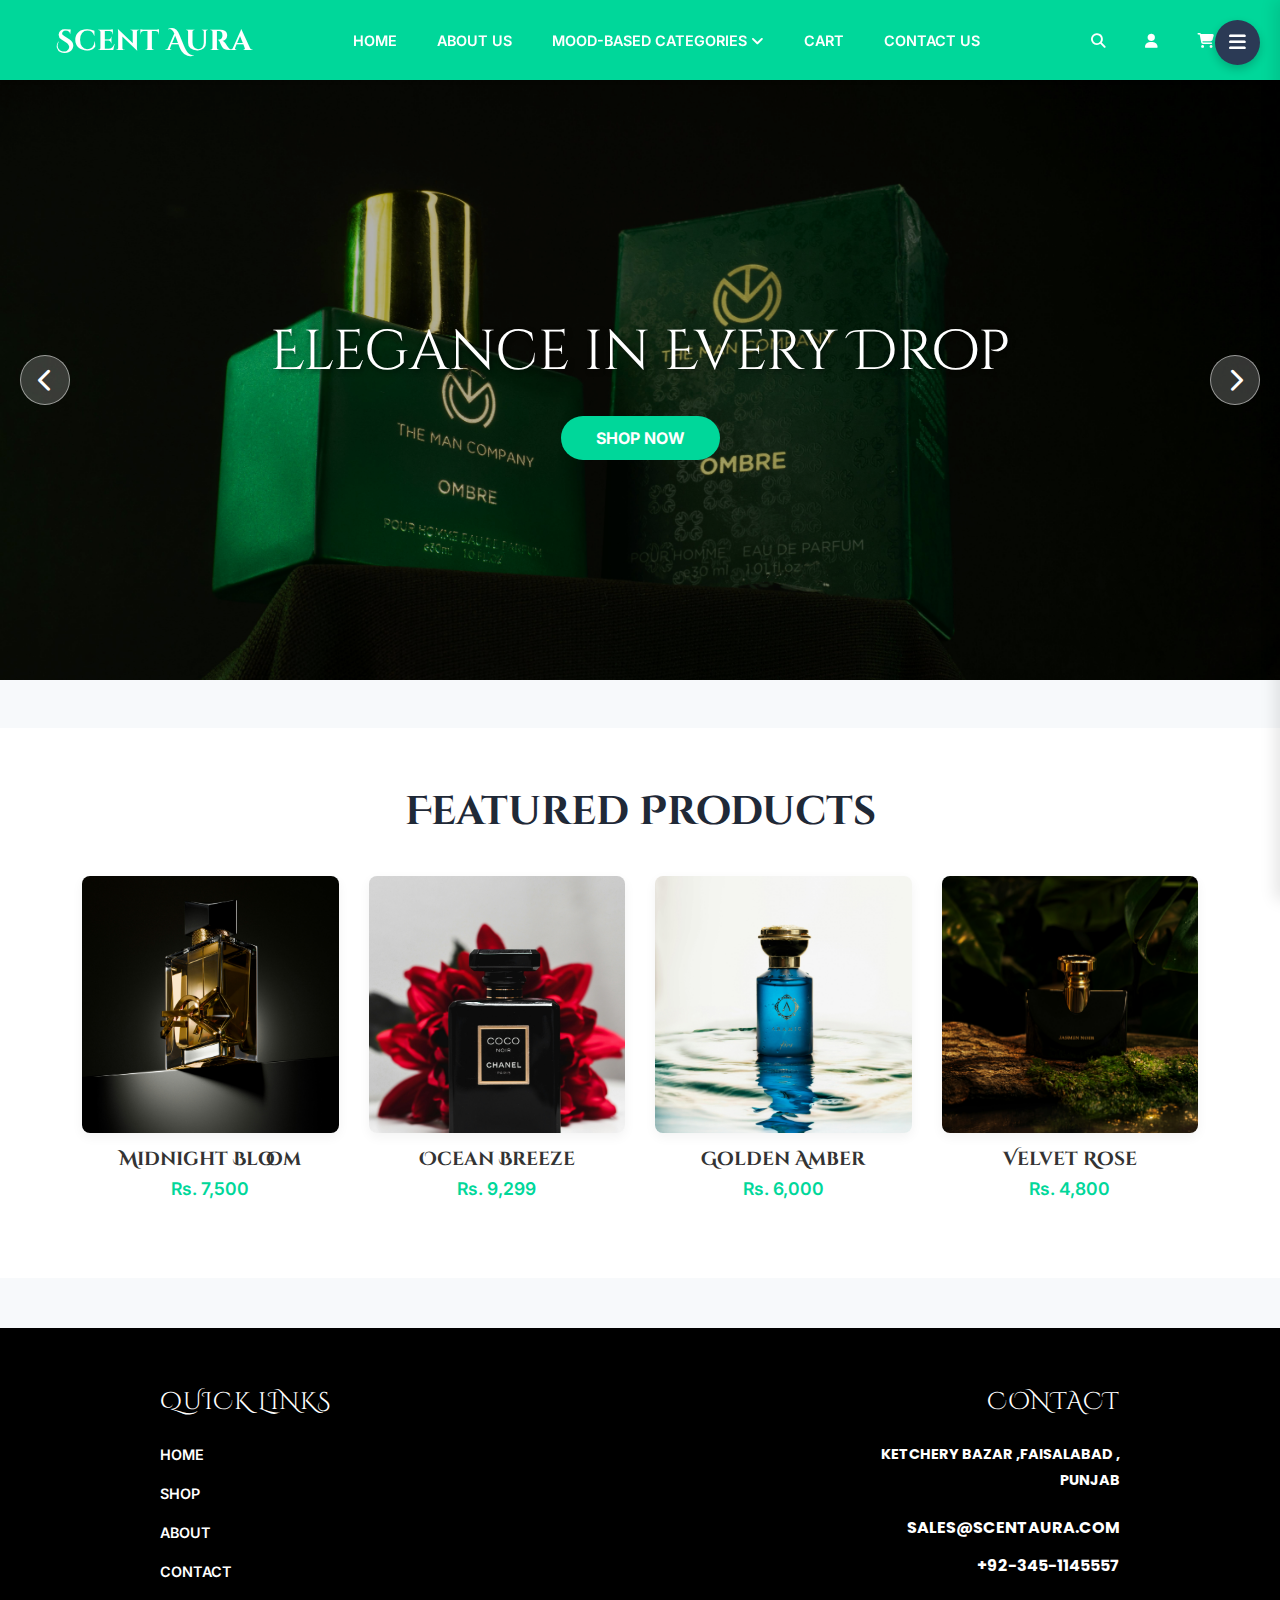
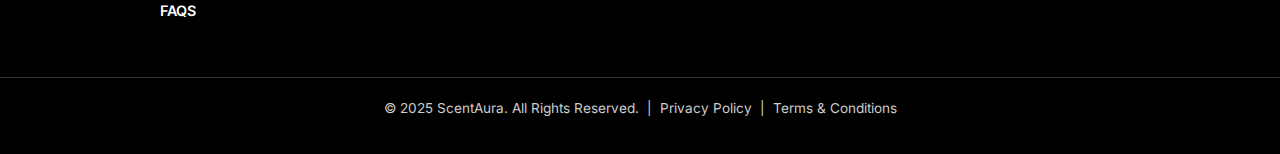
<file: index.html>
<!DOCTYPE html>
<html lang="en">

<head>
    <meta charset="UTF-8">
    <meta name="viewport" content="width=device-width, initial-scale=1.0">
    <title>Scent Aura</title>

    <!-- Bootstrap CDN -->
    <link rel="stylesheet" href="https://cdn.jsdelivr.net/npm/bootstrap@5.3.2/dist/css/bootstrap.min.css">
    <!-- FIXED: Correct Font Awesome 6 CDN -->
    <link rel="stylesheet" href="https://cdnjs.cloudflare.com/ajax/libs/font-awesome/6.4.2/css/all.min.css">
    <!-- Google Fonts -->
    <link href="https://fonts.googleapis.com/css2?family=Cinzel+Decorative:wght@400;700&family=Inter:wght@300;400;600&display=swap" rel="stylesheet">
    <!-- Custom CSS -->
    <link rel="stylesheet" href="style.css">
    <link rel="preconnect" href="https://fonts.googleapis.com">
    <link rel="preconnect" href="https://fonts.gstatic.com" crossorigin>
    <link href="https://fonts.googleapis.com/css2?family=Cinzel+Decorative:wght@400;700;900&family=DM+Serif+Text:ital@0;1&family=Gabarito:wght@400..900&family=Markazi+Text:wght@400..700&family=Martel+Sans:wght@200;300;400;600;700;800;900&family=Merriweather:ital,opsz,wght@0,18..144,300..900;1,18..144,300..900&family=Oswald:wght@200..700&family=Outfit:wght@100..900&family=Poppins&family=Roboto:ital,wght@0,100..900;1,100..900&display=swap" rel="stylesheet">

</head>

<body>

    <!-- HEADER / NAVIGATION -->
    <nav class="header_bottom">
        <div class="main_menu_nav">
            <div class="site_branding">
                <h1><a href="#">Scent Aura</a></h1>
            </div>
            <ul>
                <li><a href="#">Home</a></li>
                <li><a href="about.html">About Us</a></li>

                <!-- MOOD-BASED CATEGORIES DROPDOWN -->
                <li class="has-dropdown">
                    <a href="#">Mood-based Categories <i class="fa-solid fa-angle-down text-xs ml-1"></i></a>
                    <ul class="sub_menu">
                        <li><a href="#">Happy</a></li>
                        <li><a href="#">Bold</a></li>
                        <li><a href="#">Energetic</a></li>
                        <li><a href="#">Romantic</a></li>
                        <li><a href="#">Trending</a></li>
                    </ul>
                </li>

                <li><a href="cart.html">Cart</a></li>
                <li><a href="#">Contact Us</a></li>
            </ul>

            <!-- Utility Icons Group -->
            <ul class="nav-icons-container">
                <!-- Search Icon -->
                <li class="search-toggle">
                    <a href="javascript:void(0)" id="search-icon"><i class="fa-solid fa-magnifying-glass"></i></a>
                </li>
                <!-- User Profile Icon -->
                <li class="user-profile">
                    <a href="signup.html"><i class="fa-solid fa-user"></i></a>
                </li>
                <!-- Cart Icon -->
                <li class="cart-icon">
                    <a href="cart.html"><i class="fa-solid fa-cart-shopping"></i></a>
                </li>
            </ul>
        </div>

        <!-- Search Bar Container (Hidden by default) -->
        <div class="search-bar-container" id="search-bar">
            <div class="search-form-wrapper">
                <form onsubmit="return false;">
                    <input type="text" placeholder="Search our exclusive scents..." aria-label="Search">
                    <button type="submit"><i class="fa-solid fa-magnifying-glass"></i></button>
                </form>
            </div>
        </div>
    </nav>

    <!-- IMAGE SLIDER -->
    <div class="image-slider" id="image-slider">
        <!-- Slide 1 -->
        <div class="slide active">
            <!-- Ensure image paths are correct on your computer -->
            <img src="assets/images/Image 1.jpg" alt="Perfume 1">
            <div class="slide-content">
                <p class="slide-text">Elegance in Every Drop</p>
                <a href="listing.html" class="shop-now-button">Shop Now</a>
            </div>
        </div>
        <!-- Slide 2 -->
        <div class="slide">
            <img src="assets/images/Image 2.jpg" alt="Perfume 2">
            <div class="slide-content">
                <p class="slide-text">Mysterious & Alluring</p>
                <a href="listing.html" class="shop-now-button">Shop Now</a>
            </div>
        </div>
        <!-- Slide 3 -->
        <div class="slide">
            <img src="assets/images/Image 3.jpg" alt="Perfume 3">
            <div class="slide-content">
                <p class="slide-text">A Touch of Modern Glamour</p>
                <a href="listing.html" class="shop-now-button">Shop Now</a>
            </div>
        </div>
        <!-- Slide 4 -->
        <div class="slide">
            <img src="assets/images/Image 4.jpg" alt="Perfume 4">
            <div class="slide-content">
                <p class="slide-text">Freshness That Inspires</p>
                <a href="listing.html" class="shop-now-button">Shop Now</a>
            </div>
        </div>

        <!-- Navigation Arrows -->
        <button class="slider-arrow arrow-left" id="prevSlide"><i class="fa-solid fa-chevron-left"></i></button>
        <button class="slider-arrow arrow-right" id="nextSlide"><i class="fa-solid fa-chevron-right"></i></button>
    </div>

    <!-- MAIN CONTENT -->
    <div class="p-8 container">
            
        </p>
        <div class="mt-5 h-96 bg-white p-6 rounded-lg shadow-md flex items-center justify-center">
            <p class="text-gray-400"></p>
        </div>
    </div>

    <!-- FEATURED PRODUCTS SECTION -->
    <section class="featured-section">
        <div class="container">
            <h2 class="featured-heading">Featured Products</h2>
            
            <div class="product-grid">
                <!-- Product 1 -->
                <div class="product-card">
                    <div class="image-box">
                        <img src="assets/images/f01.jpg" alt="Perfume 1">
                        <!-- Overlay for 'Add to Cart' (Optional style) -->
                        <div class="overlay">
                            <button>Add to Cart</button>
                        </div>
                    </div>
                    <h3>Midnight Bloom</h3>
                    <p class="price">Rs. 7,500</p>
                </div>

                <!-- Product 2 -->
                <div class="product-card">
                    <div class="image-box">
                        <img src="assets/images/f02.jpg" alt="Perfume 2">
                        <div class="overlay">
                            <button>Add to Cart</button>
                        </div>
                    </div>
                    <h3>Ocean Breeze</h3>
                    <p class="price">Rs. 9,299</p>
                </div>

                <!-- Product 3 -->
                <div class="product-card">
                    <div class="image-box">
                        <img src="assets/images/f03.jpg" alt="Perfume 3">
                        <div class="overlay">
                            <button>Add to Cart</button>
                        </div>
                    </div>
                    <h3>Golden Amber</h3>
                    <p class="price">Rs. 6,000</p>
                </div>

                <!-- Product 4 -->
                <div class="product-card">
                    <div class="image-box">
                        <img src="assets/images/f04.jpg" alt="Perfume 4">
                        <div class="overlay">
                            <button>Add to Cart</button>
                        </div>
                    </div>
                    <h3>Velvet Rose</h3>
                    <p class="price">Rs. 4,800</p>
                </div>
            </div>
        </div>
    </section>

    <!-- FOOTER SECTION -->
    <footer class="site-footer">
        <div class="footer-container">
            
            <!-- Column 1: Quick Links -->
            <div class="footer-col">
                <h3 class="footer-heading">Quick Links</h3>
                <ul class="footer-links">
                    <li><a href="#">Home</a></li>
                    <li><a href="#">Shop</a></li>
                    <li><a href="#">About</a></li>
                    <li><a href="#">Contact</a></li>
                    <li><a href="#">FAQs</a></li>
                </ul>
            </div>

            <!-- Column 2: Contact Info -->
            <div class="footer-col contact-col">
                <h3 class="footer-heading">Contact</h3>
                <address>
                    <p class="address-text">KETCHERY BAZAR ,FAISALABAD ,<br> PUNJAB</p>
                    <p class="email-text"><a href="mailto:sales@scentaura.com">SALES@SCENTAURA.COM</a></p>
                    <p class="phone-text"><a href="tel:+923451145557">+92-345-1145557</a></p>
                </address>
            </div>
        </div>

        <!-- Bottom Copyright Bar -->
        <div class="footer-bottom">
            <p>
                &copy; 2025 ScentAura. All Rights Reserved. &nbsp;|&nbsp; 
                <a href="#">Privacy Policy</a> &nbsp;|&nbsp; 
                <a href="#">Terms & Conditions</a>
            </p>
        </div>
    </footer>

    <!-- OFF CANVAS MENU STRUCTURE -->
    
    <!-- Button to Open Menu -->
    <div class="canvas_open">
        <a href="javascript:void(0)"><i class="fa-solid fa-bars"></i></a>
    </div>

    <!-- Overlay -->
    <div class="off_canvas_overlay"></div>

    <!-- The Menu Itself -->
    <div class="offcanvas_menu_wrapper">
        <div class="canvas_close">
            <a href="javascript:void(0)"><i class="fa-solid fa-xmark"></i></a>
        </div>


        
        <div class="header_account">
            <ul>
                <li class="top_links">
                    <a href="#" class="account_trigger">
                        My Account <i class="fa-solid fa-angle-down"></i> 
                    </a>
                    <!-- This UL is hidden by default and appears on hover -->
                    <ul class="dropdown_links">
                        <li><a href="#">Checkout</a></li>
                        <li><a href="#">My Cart</a></li>
                        <li><a href="#">Account Details</a></li>
                        <li><a href="#">Wishlist</a></li>
                    </ul>
                </li>
            </ul>
        </div>

        <div class="header_right_info">
            <ul>
                <!-- Search Box inside Mobile Menu -->
                <li class="search_box">
                    <div class="search_widget">
                        <form action="#">
                            <input type="text" placeholder="Search Your Perfume">
                            <button type="Submit"><i class="fa-solid fa-magnifying-glass"></i></button>
                        </form>
                    </div>
                </li>

                <!-- Mini Cart Preview -->
                <li class="mini_cart_wrapper mt-3">
                    <div class="mini_cart">
                        <div class="cart_gallery">
                            <div class="cart_item">
                                <div class="cart_info">
                                    <a href="#">Hugo Boss</a>
                                    <p><span>Rs. 6,000 x 1</span></p>
                                </div>
                                <div class="cart_remove">
                                    <a href="#"><i class="fa-solid fa-xmark"></i></a>
                                </div>
                            </div>
                        </div>

                        <div class="mini_cart_table">
                            <div class="cart_total">
                                <span>Sub Total :</span>
                                <span class="price">Rs. 6,000</span>
                            </div>
                        </div>

                        <div class="mini_cart_footer">
                            <div class="cart_button">
                                <a href="#">View Cart</a>
                            </div>
                            <div class="cart_button">
                                <a href="#">Checkout</a>
                            </div>
                        </div>
                    </div>
                </li>
            </ul>
        </div>

        <div id="mood-menu" class="mood-menu-container">
            <ul class="main-mood-list">
                <li class="menu-item-has-children active">
                    <a href="#" class="main-menu-link">Shop by Mood</a>
                    <ul class="sub-mood-list">
                        <li><a href="#" class="sub-mood-list-item-link">Happy</a></li>
                        <li><a href="#" class="sub-mood-list-item-link">Relaxed</a></li>
                        <li><a href="#" class="sub-mood-list-item-link">Energetic</a></li>
                    </ul>
                </li>
                <li><a href="#" class="main-menu-link">Trending</a></li>
                <li><a href="#" class="main-menu-link">About Us</a></li>
                <li><a href="#" class="main-menu-link">Login / Sign Up</a></li>
            </ul>
        </div>
    </div>

    <!-- JS Scripts -->
    <script src="menu_toggle.js" defer></script>
</body>
</html>
</file>
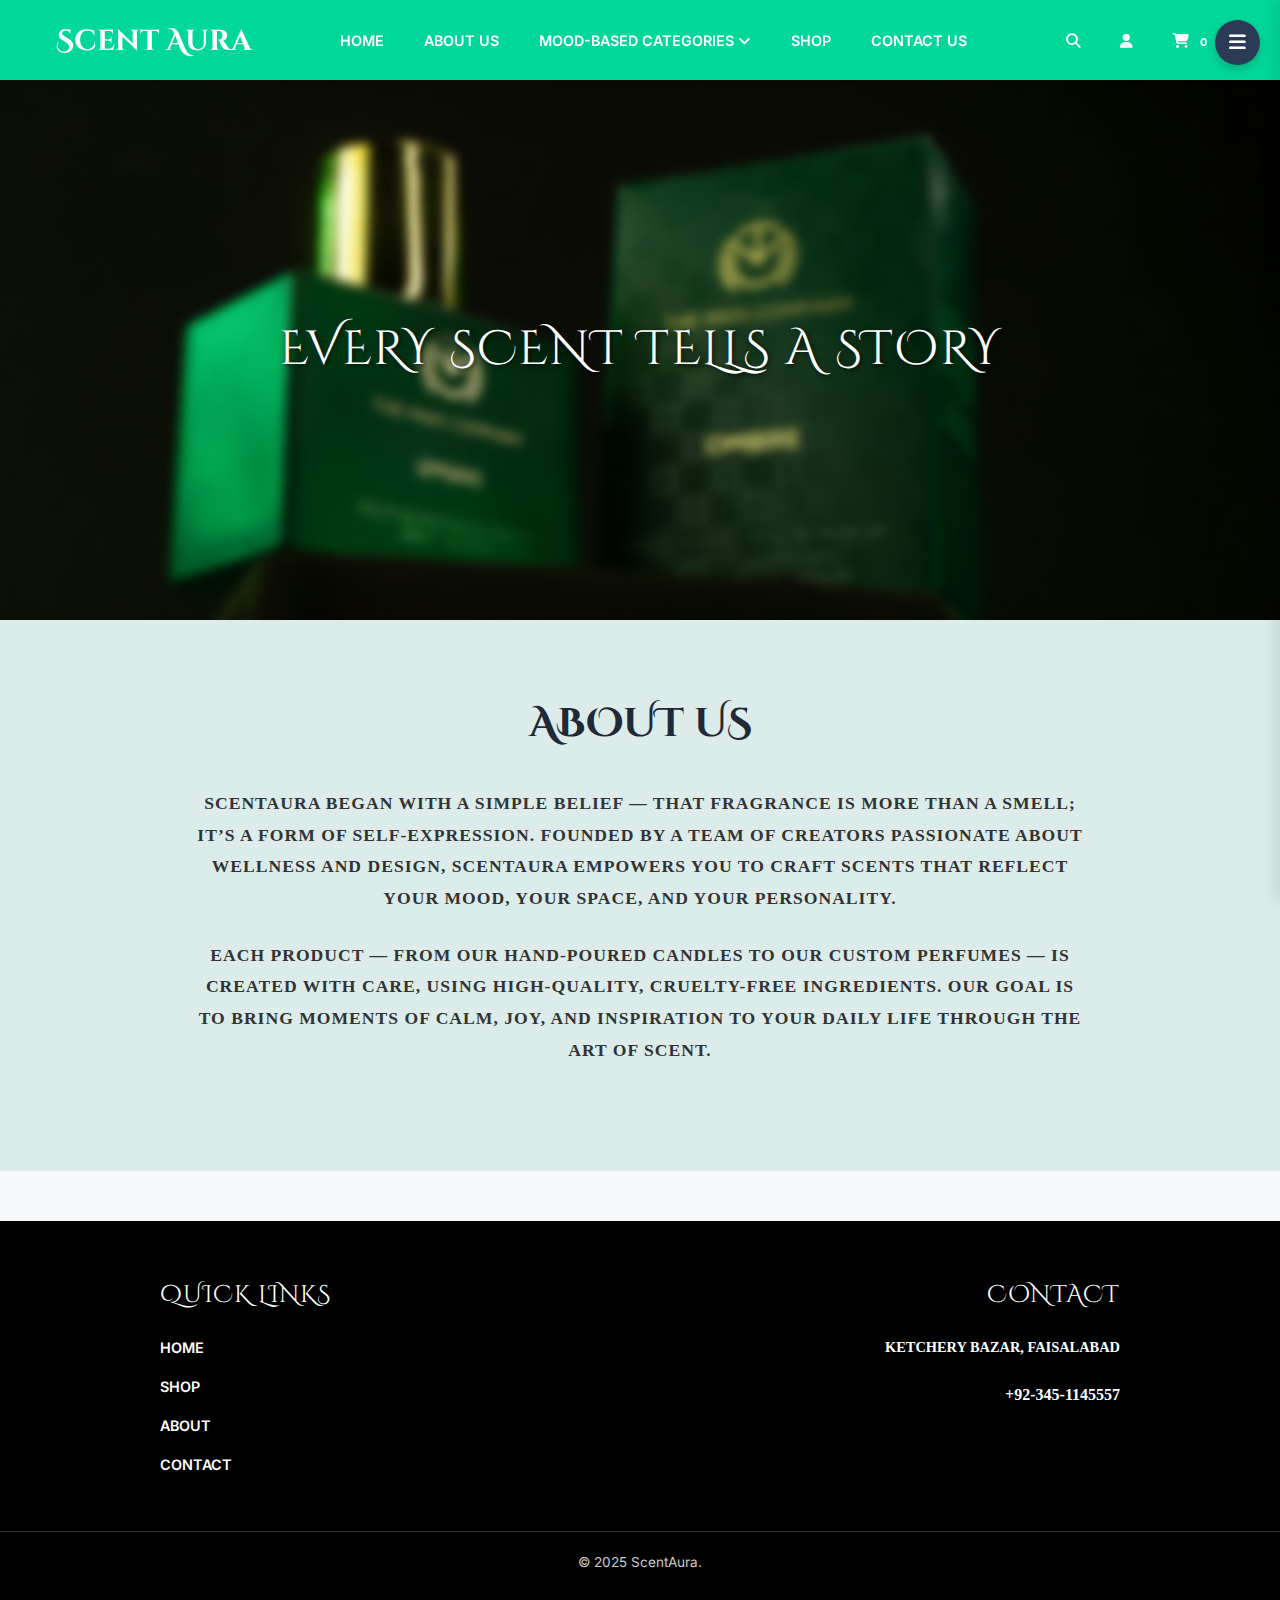
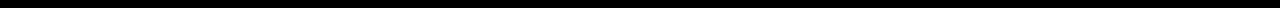
<file: about.html>
<!DOCTYPE html>
<html lang="en">
<head>
    <meta charset="UTF-8">
    <meta name="viewport" content="width=device-width, initial-scale=1.0">
    <title>About Us - Scent Aura</title>

    <!-- Bootstrap & Icons -->
    <link rel="stylesheet" href="https://cdn.jsdelivr.net/npm/bootstrap@5.3.2/dist/css/bootstrap.min.css">
    <link rel="stylesheet" href="https://cdnjs.cloudflare.com/ajax/libs/font-awesome/6.4.2/css/all.min.css">
    <!-- Fonts -->
    <link href="https://fonts.googleapis.com/css2?family=Cinzel+Decorative:wght@400;700&family=Inter:wght@300;400;600&display=swap" rel="stylesheet">
    <!-- CSS -->
    <link rel="stylesheet" href="style.css">
</head>

<body>

    <!-- NAVBAR -->
    <nav class="header_bottom">
        <div class="main_menu_nav">
            <div class="site_branding">
                <h1><a href="index.html">Scent Aura</a></h1>
            </div>
            <ul>
                <li><a href="index.html">Home</a></li>
                <li><a href="about.html" class="active-link">About Us</a></li>
                <li class="has-dropdown">
                    <a href="#">Mood-based Categories <i class="fa-solid fa-angle-down text-xs ml-1"></i></a>
                    <ul class="sub_menu">
                        <li><a href="#">Happy</a></li>
                        <li><a href="#">Relaxed</a></li>
                        <li><a href="#">Trending</a></li>
                    </ul>
                </li>
                <li><a href="listing.html">Shop</a></li>
                <li><a href="#">Contact Us</a></li>
            </ul>
            <ul class="nav-icons-container">
                <li class="search-toggle"><a href="javascript:void(0)" id="search-icon"><i class="fa-solid fa-magnifying-glass"></i></a></li>
                <li class="user-profile"><a href="signup.html"><i class="fa-solid fa-user"></i></a></li>
                <li class="cart-icon">
                    <a href="cart.html"><i class="fa-solid fa-cart-shopping"></i> <span id="cart-count" class="badge">0</span></a>
                </li>
            </ul>
        </div>
        <!-- Search Bar -->
        <div class="search-bar-container" id="search-bar">
            <div class="search-form-wrapper">
                <form onsubmit="return false;">
                    <input type="text" placeholder="Search..." aria-label="Search">
                    <button type="submit"><i class="fa-solid fa-magnifying-glass"></i></button>
                </form>
            </div>
        </div>
    </nav>

    <!-- ABOUT HERO SECTION -->
    <!-- Replace 'assets/images/about-bg.jpg' with your specific perfume bottle image -->
    <header class="about-hero-section">
        <div class="overlay"></div>
        <div class="hero-text">
            <h1>Every Scent Tells a Story</h1>
        </div>
    </header>

    <!-- ABOUT CONTENT SECTION -->
    <section class="about-content-section">
        <div class="container">
            <h2 class="about-heading">About Us</h2>
            <div class="about-text-wrapper">
                <p>
                    ScentAura began with a simple belief — that fragrance is more than a smell; 
                    it’s a form of self-expression. Founded by a team of creators passionate about wellness and design, 
                    ScentAura empowers you to craft scents that reflect your mood, your space, and your personality.
                </p>
                <p>
                    Each product — from our hand-poured candles to our custom perfumes — is created with care, 
                    using high-quality, cruelty-free ingredients. Our goal is to bring moments of calm, joy, 
                    and inspiration to your daily life through the art of scent.
                </p>
            </div>
        </div>
    </section>

    <!-- OFF CANVAS MENU (For Mobile) -->
    <div class="canvas_open"><a href="javascript:void(0)"><i class="fa-solid fa-bars"></i></a></div>
    <div class="off_canvas_overlay"></div>
    <div class="offcanvas_menu_wrapper">
        <div class="canvas_close"><a href="javascript:void(0)"><i class="fa-solid fa-xmark"></i></a></div>
        <div class="header_account">
            <ul>
                <li class="top_links">
                    <a href="#" class="account_trigger">My Account <i class="fa-solid fa-angle-down"></i></a>
                    <ul class="dropdown_links">
                        <li><a href="signup.html">Login/Sign Up</a></li>
                        <li><a href="cart.html">My Cart</a></li>
                    </ul>
                </li>
            </ul>
        </div>
    </div>

    <!-- FOOTER -->
    <footer class="site-footer">
        <div class="footer-container">
            <div class="footer-col">
                <h3 class="footer-heading">Quick Links</h3>
                <ul class="footer-links">
                    <li><a href="index.html">Home</a></li>
                    <li><a href="listing.html">Shop</a></li>
                    <li><a href="about.html">About</a></li>
                    <li><a href="#">Contact</a></li>
                </ul>
            </div>
            <div class="footer-col contact-col">
                <h3 class="footer-heading">Contact</h3>
                <address>
                    <p class="address-text">Ketchery Bazar, Faisalabad</p>
                    <p class="phone-text">+92-345-1145557</p>
                </address>
            </div>
        </div>
        <div class="footer-bottom"><p>&copy; 2025 ScentAura.</p></div>
    </footer>

    <!-- Scripts -->
    <script src="menu_toggle.js"></script>
</body>
</html>
</file>
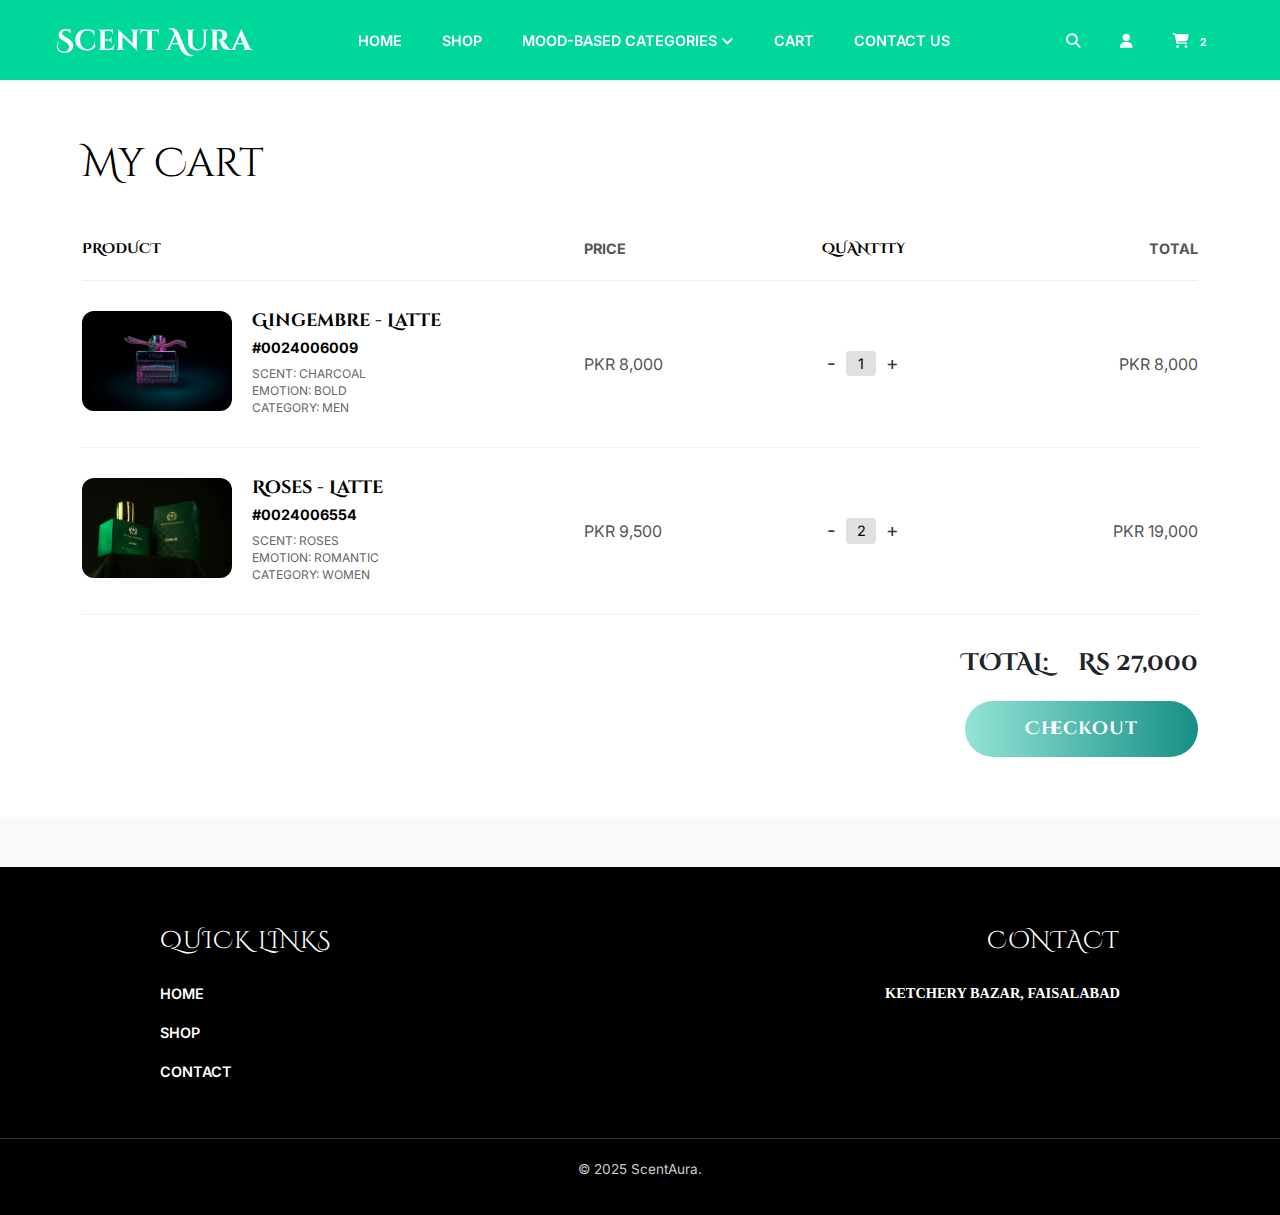
<file: cart.html>
<!DOCTYPE html>
<html lang="en">
<head>
    <meta charset="UTF-8">
    <meta name="viewport" content="width=device-width, initial-scale=1.0">
    <title>My Cart - Scent Aura</title>

    <!-- Bootstrap & Icons -->
    <link rel="stylesheet" href="https://cdn.jsdelivr.net/npm/bootstrap@5.3.2/dist/css/bootstrap.min.css">
    <link rel="stylesheet" href="https://cdnjs.cloudflare.com/ajax/libs/font-awesome/6.4.2/css/all.min.css">
    <!-- Fonts -->
    <link href="https://fonts.googleapis.com/css2?family=Cinzel+Decorative:wght@400;700&family=Inter:wght@300;400;600&display=swap" rel="stylesheet">
    <!-- CSS -->
    <link rel="stylesheet" href="style.css">
</head>

<body>

    <!-- NAVBAR (Same as previous pages) -->
    <nav class="header_bottom">
        <div class="main_menu_nav">
            <div class="site_branding">
                <h1><a href="index.html">Scent Aura</a></h1>
            </div>
            <ul>
                <li><a href="index.html">Home</a></li>
                <li><a href="listing.html">Shop</a></li>
                <li class="has-dropdown">
                    <a href="#">Mood-based Categories <i class="fa-solid fa-angle-down text-xs ml-1"></i></a>
                    <ul class="sub_menu">
                        <li><a href="#">Happy</a></li>
                        <li><a href="#">Relaxed</a></li>
                        <li><a href="#">Trending</a></li>
                    </ul>
                </li>
                <li><a href="cart.html" class="active-link">Cart</a></li>
                <li><a href="#">Contact Us</a></li>
            </ul>
            <ul class="nav-icons-container">
                <li class="search-toggle"><a href="javascript:void(0)" id="search-icon"><i class="fa-solid fa-magnifying-glass"></i></a></li>
                <li class="user-profile"><a href="signup.html"><i class="fa-solid fa-user"></i></a></li>
                <li class="cart-icon">
                    <a href="cart.html"><i class="fa-solid fa-cart-shopping"></i> <span id="cart-count" class="badge">2</span></a>
                </li>
            </ul>
        </div>
        <div class="search-bar-container" id="search-bar">
            <div class="search-form-wrapper">
                <form onsubmit="return false;">
                    <input type="text" placeholder="Search..." aria-label="Search">
                    <button type="submit"><i class="fa-solid fa-magnifying-glass"></i></button>
                </form>
            </div>
        </div>
    </nav>

    <!-- CART PAGE CONTENT -->
    <section class="cart-section">
        <div class="container">
            <h1 class="cart-heading">My Cart</h1>

            <!-- Cart Header Row -->
            <div class="cart-header-row">
                <div class="col-product">Product</div>
                <div class="col-price">Price</div>
                <div class="col-qty">Quantity</div>
                <div class="col-total">Total</div>
            </div>

            <!-- Cart Items Wrapper -->
            <div class="cart-items-container">
                
                <!-- Item 1 -->
                <div class="cart-item-row" data-price="8000">
                    <div class="col-product product-info">
                        <img src="assets/images/Image 4.jpg" alt="Gingembre">
                        <div class="p-details">
                            <h3>Gingembre - Latte</h3>
                            <span class="sku">#0024006009</span>
                            <p>Scent: Charcoal</p>
                            <p>Emotion: Bold</p>
                            <p>Category: Men</p>
                        </div>
                    </div>
                    <div class="col-price">PKR 8,000</div>
                    <div class="col-qty">
                        <div class="qty-control">
                            <button class="qty-decrease">-</button>
                            <input type="text" value="1" readonly class="qty-num">
                            <button class="qty-increase">+</button>
                        </div>
                    </div>
                    <div class="col-total item-total">PKR 8,000</div>
                </div>

                <!-- Item 2 -->
                <div class="cart-item-row" data-price="9500">
                    <div class="col-product product-info">
                        <img src="assets/images/Image 1.jpg" alt="Roses">
                        <div class="p-details">
                            <h3>Roses - Latte</h3>
                            <span class="sku">#0024006554</span>
                            <p>Scent: Roses</p>
                            <p>Emotion: Romantic</p>
                            <p>Category: Women</p>
                        </div>
                    </div>
                    <div class="col-price">PKR 9,500</div>
                    <div class="col-qty">
                        <div class="qty-control">
                            <button class="qty-decrease">-</button>
                            <input type="text" value="2" readonly class="qty-num">
                            <button class="qty-increase">+</button>
                        </div>
                    </div>
                    <div class="col-total item-total">PKR 19,000</div>
                </div>

            </div>

            <!-- Grand Total Section -->
            <div class="cart-footer-section">
                <div class="grand-total-box">
                    <span class="label">Total:</span>
                    <span class="value" id="grand-total">Rs 27,000</span>
                </div>
                
                <div class="checkout-action">
                    <button class="checkout-btn">Checkout</button>
                </div>
            </div>

        </div>
    </section>

    <!-- FOOTER (Same as previous) -->
    <footer class="site-footer">
        <div class="footer-container">
            <div class="footer-col">
                <h3 class="footer-heading">Quick Links</h3>
                <ul class="footer-links">
                    <li><a href="index.html">Home</a></li>
                    <li><a href="listing.html">Shop</a></li>
                    <li><a href="#">Contact</a></li>
                </ul>
            </div>
            <div class="footer-col contact-col">
                <h3 class="footer-heading">Contact</h3>
                <address>
                    <p class="address-text">Ketchery Bazar, Faisalabad</p>
                </address>
            </div>
        </div>
        <div class="footer-bottom"><p>&copy; 2025 ScentAura.</p></div>
    </footer>

    <!-- Scripts -->
    <script src="menu_toggle.js"></script>
    <script src="cart.js"></script>
</body>
</html>
</file>
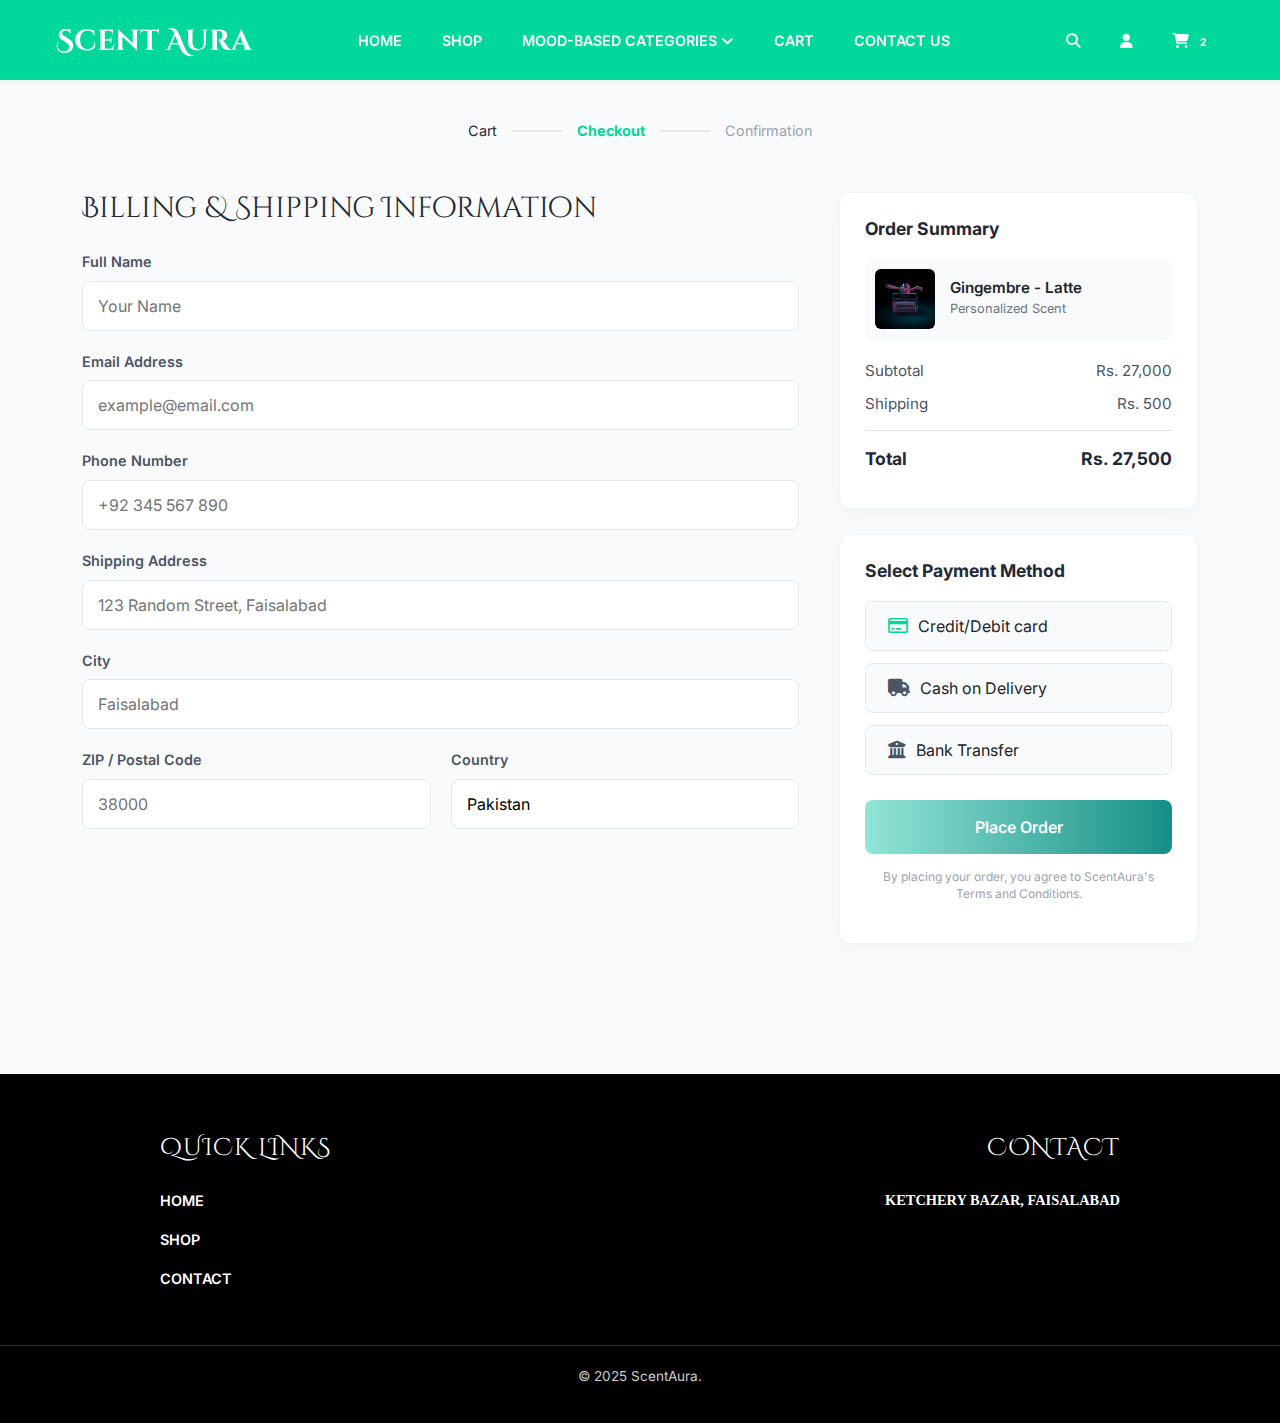
<file: checkout.html>
<!DOCTYPE html>
<html lang="en">
<head>
    <meta charset="UTF-8">
    <meta name="viewport" content="width=device-width, initial-scale=1.0">
    <title>Checkout - Scent Aura</title>

    <!-- Bootstrap & Icons -->
    <link rel="stylesheet" href="https://cdn.jsdelivr.net/npm/bootstrap@5.3.2/dist/css/bootstrap.min.css">
    <link rel="stylesheet" href="https://cdnjs.cloudflare.com/ajax/libs/font-awesome/6.4.2/css/all.min.css">
    <!-- Fonts -->
    <link href="https://fonts.googleapis.com/css2?family=Cinzel+Decorative:wght@400;700&family=Inter:wght@300;400;600&display=swap" rel="stylesheet">
    <!-- CSS -->
    <link rel="stylesheet" href="style.css">
</head>

<body>

    <!-- NAVBAR (Same as previous) -->
    <nav class="header_bottom">
        <div class="main_menu_nav">
            <div class="site_branding">
                <h1><a href="index.html">Scent Aura</a></h1>
            </div>
            <ul>
                <li><a href="index.html">Home</a></li>
                <li><a href="listing.html">Shop</a></li>
                <li class="has-dropdown">
                    <a href="#">Mood-based Categories <i class="fa-solid fa-angle-down text-xs ml-1"></i></a>
                    <ul class="sub_menu">
                        <li><a href="#">Happy</a></li>
                        <li><a href="#">Relaxed</a></li>
                        <li><a href="#">Trending</a></li>
                    </ul>
                </li>
                <li><a href="cart.html">Cart</a></li>
                <li><a href="#">Contact Us</a></li>
            </ul>
            <ul class="nav-icons-container">
                <li class="search-toggle"><a href="javascript:void(0)" id="search-icon"><i class="fa-solid fa-magnifying-glass"></i></a></li>
                <li class="user-profile"><a href="signup.html"><i class="fa-solid fa-user"></i></a></li>
                <li class="cart-icon">
                    <a href="cart.html"><i class="fa-solid fa-cart-shopping"></i> <span id="cart-count" class="badge">2</span></a>
                </li>
            </ul>
        </div>
        <div class="search-bar-container" id="search-bar">
            <div class="search-form-wrapper">
                <form onsubmit="return false;">
                    <input type="text" placeholder="Search..." aria-label="Search">
                    <button type="submit"><i class="fa-solid fa-magnifying-glass"></i></button>
                </form>
            </div>
        </div>
    </nav>

    <!-- CHECKOUT CONTENT -->
    <section class="checkout-section">
        <div class="container">
            
            <!-- Progress Steps -->
            <div class="checkout-steps">
                <span class="step completed">Cart</span>
                <span class="separator"></span>
                <span class="step active">Checkout</span>
                <span class="separator"></span>
                <span class="step">Confirmation</span>
            </div>

            <div class="checkout-layout">
                
                <!-- LEFT COLUMN: Billing Form -->
                <div class="checkout-form-col">
                    <h2 class="section-title">Billing & Shipping Information</h2>
                    
                    <form id="checkoutForm">
                        <div class="form-group">
                            <label>Full Name</label>
                            <input type="text" placeholder="Your Name" required>
                        </div>

                        <div class="form-group">
                            <label>Email Address</label>
                            <input type="email" placeholder="example@email.com" required>
                        </div>

                        <div class="form-group">
                            <label>Phone Number</label>
                            <input type="tel" placeholder="+92 345 567 890" required>
                        </div>

                        <div class="form-group">
                            <label>Shipping Address</label>
                            <input type="text" placeholder="123 Random Street, Faisalabad" required>
                        </div>

                        <div class="form-group">
                            <label>City</label>
                            <input type="text" placeholder="Faisalabad" required>
                        </div>

                        <div class="form-row">
                            <div class="form-group half">
                                <label>ZIP / Postal Code</label>
                                <input type="text" placeholder="38000" required>
                            </div>
                            <div class="form-group half">
                                <label>Country</label>
                                <input type="text" placeholder="Pakistan" value="Pakistan" readonly>
                            </div>
                        </div>
                    </form>
                </div>

                <!-- RIGHT COLUMN: Summary & Payment -->
                <div class="checkout-summary-col">
                    
                    <!-- Order Summary Card -->
                    <div class="summary-card">
                        <h3 class="card-title">Order Summary</h3>
                        
                        <!-- Mini Item Preview -->
                        <div class="summary-item">
                            <img src="assets/images/Image 4.jpg" alt="Perfume">
                            <div class="s-info">
                                <h4>Gingembre - Latte</h4>
                                <p>Personalized Scent</p>
                            </div>
                        </div>

                        <div class="price-breakdown">
                            <div class="price-row">
                                <span>Subtotal</span>
                                <span>Rs. 27,000</span>
                            </div>
                            <div class="price-row">
                                <span>Shipping</span>
                                <span>Rs. 500</span>
                            </div>
                            <div class="price-row total">
                                <span>Total</span>
                                <span>Rs. 27,500</span>
                            </div>
                        </div>
                    </div>

                    <!-- Payment Method Card -->
                    <div class="payment-card">
                        <h3 class="card-title">Select Payment Method</h3>
                        
                        <div class="payment-options">
                            <label class="payment-option">
                                <input type="radio" name="payment" value="card" checked>
                                <span class="custom-radio"></span>
                                <i class="fa-regular fa-credit-card"></i> Credit/Debit card
                            </label>
                            
                            <label class="payment-option">
                                <input type="radio" name="payment" value="cod">
                                <span class="custom-radio"></span>
                                <i class="fa-solid fa-truck"></i> Cash on Delivery
                            </label>
                            
                            <label class="payment-option">
                                <input type="radio" name="payment" value="bank">
                                <span class="custom-radio"></span>
                                <i class="fa-solid fa-building-columns"></i> Bank Transfer
                            </label>
                        </div>

                        <button class="place-order-btn" id="placeOrderBtn">Place Order</button>
                        
                        <p class="terms-text">
                            By placing your order, you agree to ScentAura's Terms and Conditions.
                        </p>
                    </div>

                </div>
            </div>
        </div>
    </section>

    <!-- FOOTER (Same as previous) -->
    <footer class="site-footer">
        <div class="footer-container">
            <div class="footer-col">
                <h3 class="footer-heading">Quick Links</h3>
                <ul class="footer-links">
                    <li><a href="index.html">Home</a></li>
                    <li><a href="listing.html">Shop</a></li>
                    <li><a href="#">Contact</a></li>
                </ul>
            </div>
            <div class="footer-col contact-col">
                <h3 class="footer-heading">Contact</h3>
                <address>
                    <p class="address-text">Ketchery Bazar, Faisalabad</p>
                </address>
            </div>
        </div>
        <div class="footer-bottom"><p>&copy; 2025 ScentAura.</p></div>
    </footer>

    <!-- Scripts -->
    <script src="menu_toggle.js"></script>
    <script src="checkout.js"></script>
</body>
</html>
</file>
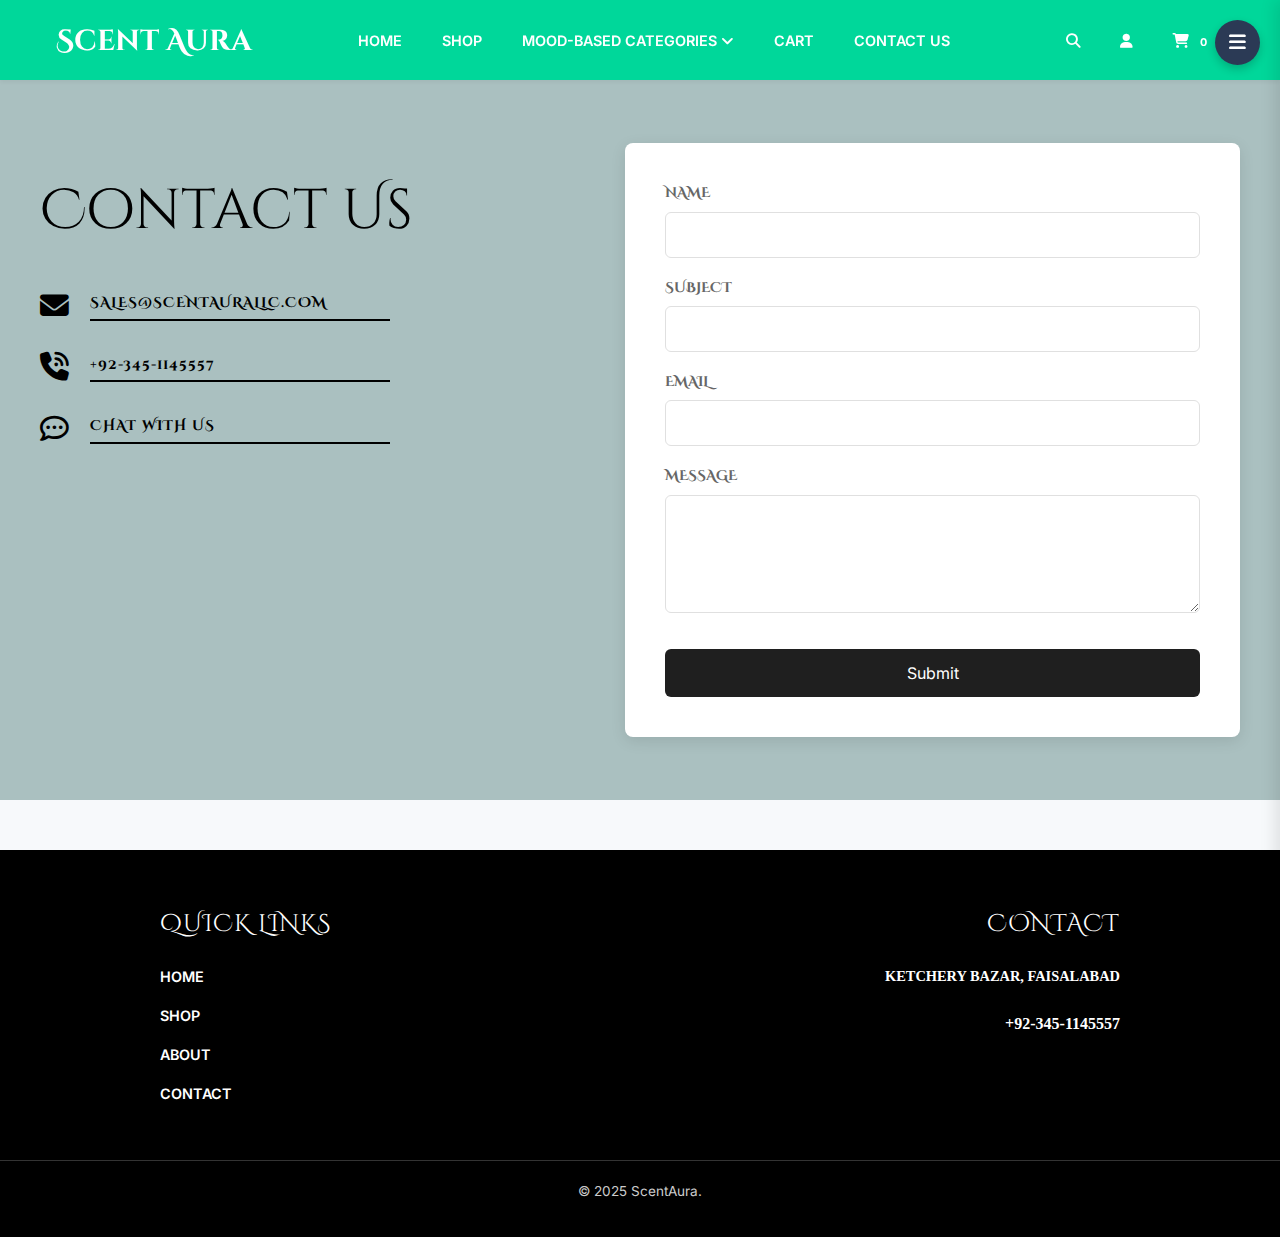
<file: contact.html>
<!DOCTYPE html>
<html lang="en">
<head>
    <meta charset="UTF-8">
    <meta name="viewport" content="width=device-width, initial-scale=1.0">
    <title>Contact Us - Scent Aura</title>

    <!-- Bootstrap & Icons -->
    <link rel="stylesheet" href="https://cdn.jsdelivr.net/npm/bootstrap@5.3.2/dist/css/bootstrap.min.css">
    <link rel="stylesheet" href="https://cdnjs.cloudflare.com/ajax/libs/font-awesome/6.4.2/css/all.min.css">
    <!-- Fonts -->
    <link href="https://fonts.googleapis.com/css2?family=Cinzel+Decorative:wght@400;700&family=Inter:wght@300;400;600&display=swap" rel="stylesheet">
    <!-- CSS -->
    <link rel="stylesheet" href="style.css">
</head>

<body>

    <!-- NAVBAR -->
    <nav class="header_bottom">
        <div class="main_menu_nav">
            <div class="site_branding">
                <h1><a href="index.html">Scent Aura</a></h1>
            </div>
            <ul>
                <li><a href="index.html">Home</a></li>
                <li><a href="listing.html">Shop</a></li>
                <li class="has-dropdown">
                    <a href="#">Mood-based Categories <i class="fa-solid fa-angle-down text-xs ml-1"></i></a>
                    <ul class="sub_menu">
                        <li><a href="#">Happy</a></li>
                        <li><a href="#">Relaxed</a></li>
                        <li><a href="#">Trending</a></li>
                    </ul>
                </li>
                <li><a href="cart.html">Cart</a></li>
                <li><a href="contact.html" class="active-link">Contact Us</a></li>
            </ul>
            <ul class="nav-icons-container">
                <li class="search-toggle"><a href="javascript:void(0)" id="search-icon"><i class="fa-solid fa-magnifying-glass"></i></a></li>
                <li class="user-profile"><a href="signup.html"><i class="fa-solid fa-user"></i></a></li>
                <li class="cart-icon">
                    <a href="cart.html"><i class="fa-solid fa-cart-shopping"></i> <span id="cart-count" class="badge">0</span></a>
                </li>
            </ul>
        </div>
        <!-- Search Bar -->
        <div class="search-bar-container" id="search-bar">
            <div class="search-form-wrapper">
                <form onsubmit="return false;">
                    <input type="text" placeholder="Search..." aria-label="Search">
                    <button type="submit"><i class="fa-solid fa-magnifying-glass"></i></button>
                </form>
            </div>
        </div>
    </nav>

    <!-- CONTACT SECTION -->
    <section class="contact-page-section">
        <div class="contact-split-layout">
            
            <!-- Left Side: Info -->
            <div class="contact-info-side">
                <h1 class="contact-main-heading">Contact Us</h1>
                
                <div class="contact-details-list">
                    <!-- Email -->
                    <div class="contact-item">
                        <i class="fa-solid fa-envelope"></i>
                        <div class="detail-line">
                            <a href="mailto:sales@scentaurallc.com">SALES@SCENTAURALLC.COM</a>
                        </div>
                    </div>

                    <!-- Phone -->
                    <div class="contact-item">
                        <i class="fa-solid fa-phone-volume"></i>
                        <div class="detail-line">
                            <a href="tel:+923451145557">+92-345-1145557</a>
                        </div>
                    </div>

                    <!-- Chat -->
                    <div class="contact-item">
                        <i class="fa-regular fa-comment-dots"></i>
                        <div class="detail-line">
                            <a href="#">Chat With Us</a>
                        </div>
                    </div>
                </div>
            </div>

            <!-- Right Side: Form -->
            <div class="contact-form-side">
                <form id="contactForm">
                    <div class="form-group">
                        <label>Name</label>
                        <input type="text" id="c-name" required>
                    </div>

                    <div class="form-group">
                        <label>Subject</label>
                        <input type="text" id="c-subject" required>
                    </div>

                    <div class="form-group">
                        <label>Email</label>
                        <input type="email" id="c-email" required>
                    </div>

                    <div class="form-group">
                        <label>Message</label>
                        <textarea id="c-message" rows="4" required></textarea>
                    </div>

                    <button type="submit" class="contact-submit-btn">Submit</button>
                </form>
            </div>

        </div>
    </section>

    <!-- OFF CANVAS MENU (For Mobile) -->
    <div class="canvas_open"><a href="javascript:void(0)"><i class="fa-solid fa-bars"></i></a></div>
    <div class="off_canvas_overlay"></div>
    <div class="offcanvas_menu_wrapper">
        <div class="canvas_close"><a href="javascript:void(0)"><i class="fa-solid fa-xmark"></i></a></div>
        <div class="header_account">
            <ul>
                <li class="top_links">
                    <a href="#" class="account_trigger">My Account <i class="fa-solid fa-angle-down"></i></a>
                    <ul class="dropdown_links">
                        <li><a href="signup.html">Login/Sign Up</a></li>
                        <li><a href="cart.html">My Cart</a></li>
                    </ul>
                </li>
            </ul>
        </div>
    </div>

    <!-- FOOTER -->
    <footer class="site-footer">
        <div class="footer-container">
            <div class="footer-col">
                <h3 class="footer-heading">Quick Links</h3>
                <ul class="footer-links">
                    <li><a href="index.html">Home</a></li>
                    <li><a href="listing.html">Shop</a></li>
                    <li><a href="about.html">About</a></li>
                    <li><a href="contact.html">Contact</a></li>
                </ul>
            </div>
            <div class="footer-col contact-col">
                <h3 class="footer-heading">Contact</h3>
                <address>
                    <p class="address-text">Ketchery Bazar, Faisalabad</p>
                    <p class="phone-text">+92-345-1145557</p>
                </address>
            </div>
        </div>
        <div class="footer-bottom"><p>&copy; 2025 ScentAura.</p></div>
    </footer>

    <!-- Scripts -->
    <script src="menu_toggle.js"></script>
    <script src="contact.js"></script>
</body>
</html>
</file>
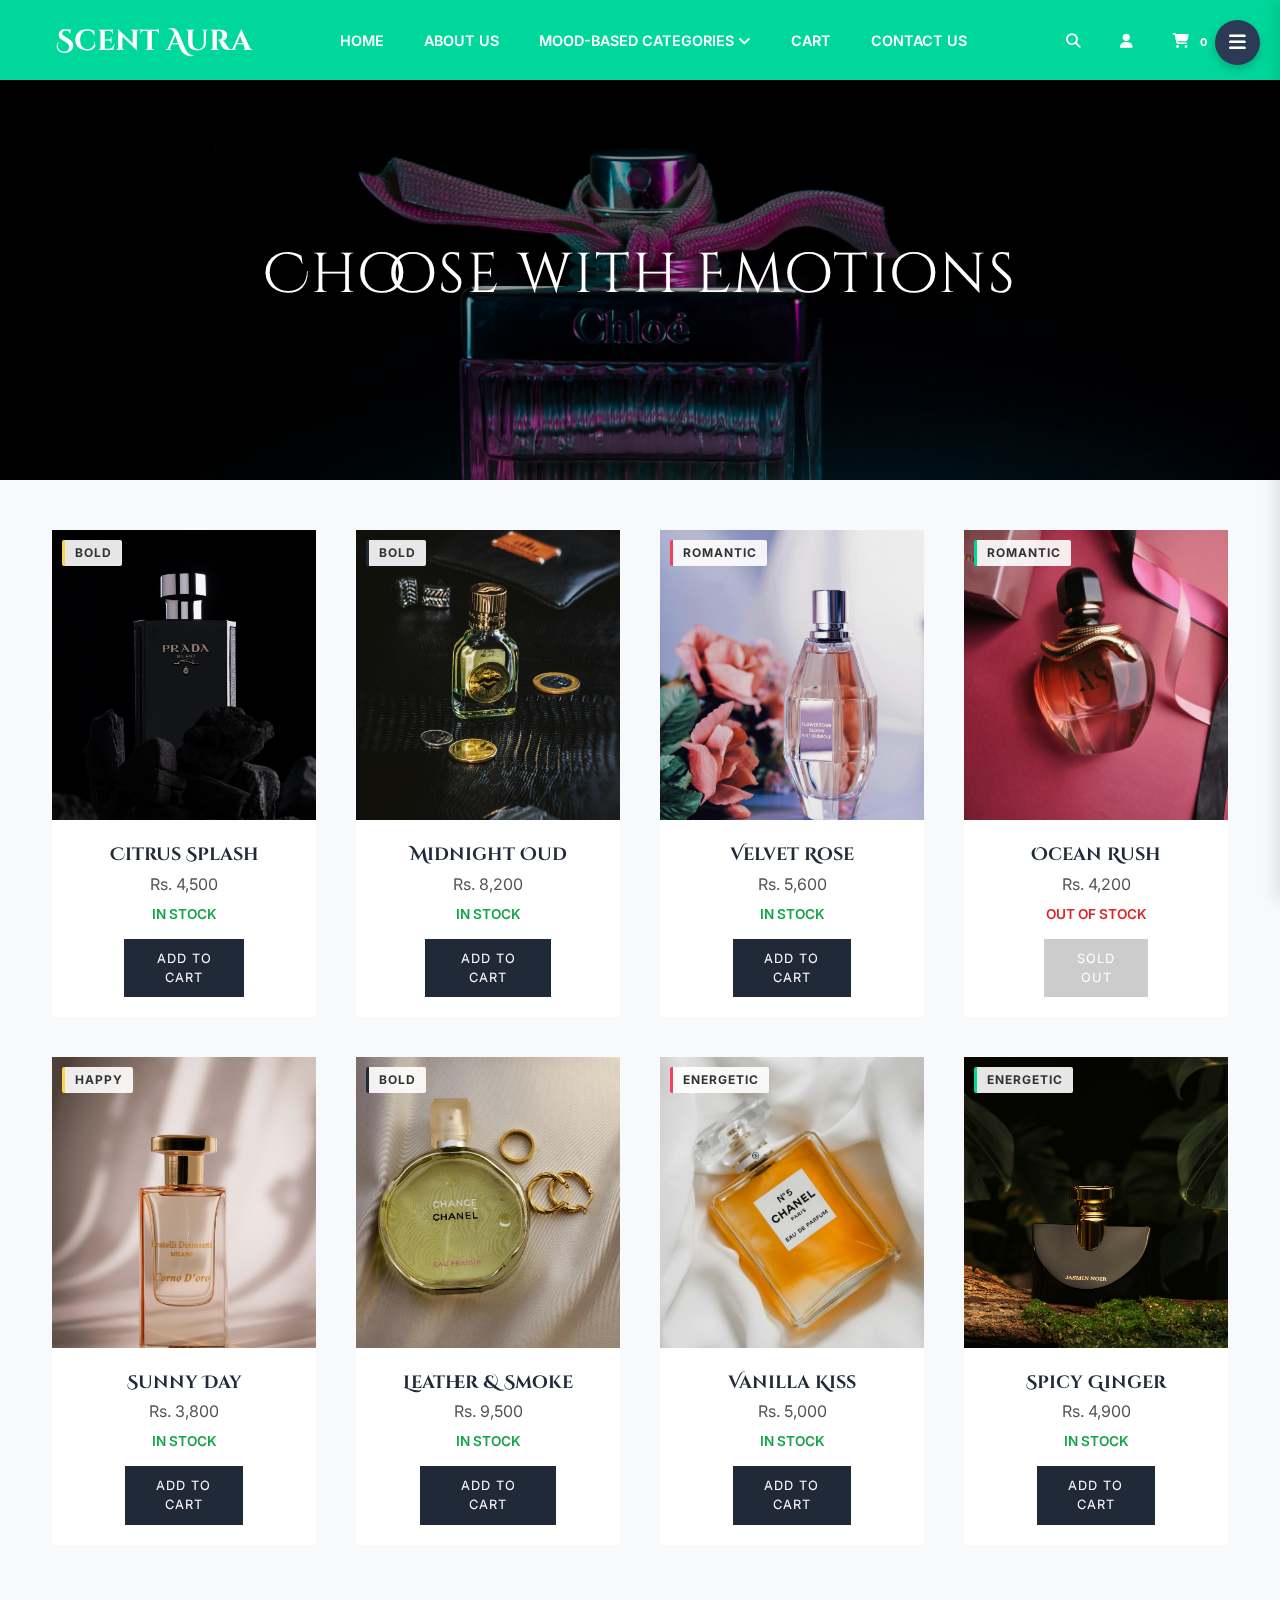
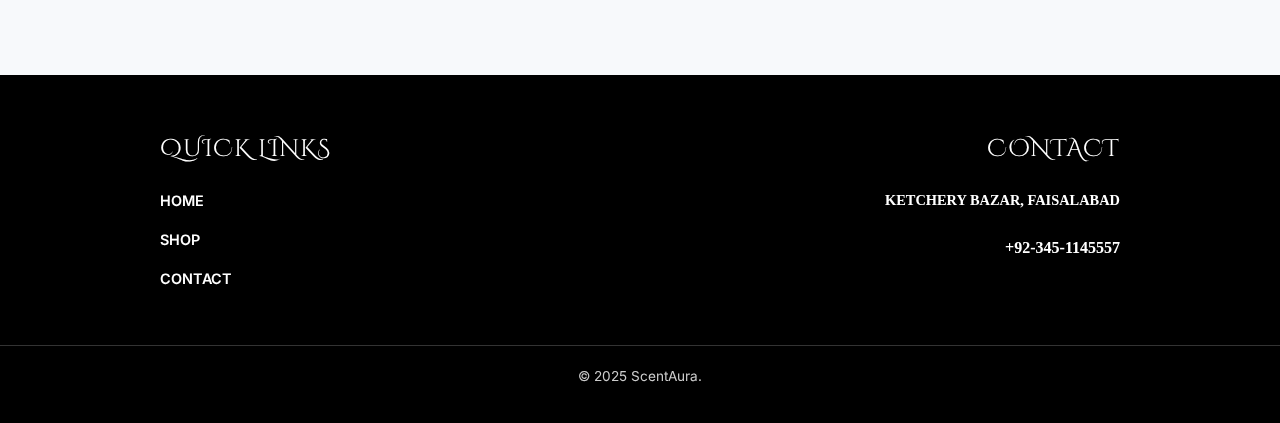
<file: listing.html>
<!DOCTYPE html>
<html lang="en">
<head>
    <meta charset="UTF-8">
    <meta name="viewport" content="width=device-width, initial-scale=1.0">
    <title>Shop Emotions - Scent Aura</title>

    <!-- Bootstrap & Icons -->
    <link rel="stylesheet" href="https://cdn.jsdelivr.net/npm/bootstrap@5.3.2/dist/css/bootstrap.min.css">
    <link rel="stylesheet" href="https://cdnjs.cloudflare.com/ajax/libs/font-awesome/6.4.2/css/all.min.css">
    <!-- Fonts -->
    <link href="https://fonts.googleapis.com/css2?family=Cinzel+Decorative:wght@400;700&family=Inter:wght@300;400;600&display=swap" rel="stylesheet">
    <!-- CSS -->
    <link rel="stylesheet" href="style.css">
</head>

<body>

    <!-- NAVBAR (Identical to Homepage) -->
    <nav class="header_bottom">
        <div class="main_menu_nav">
            <div class="site_branding">
                <h1><a href="index.html">Scent Aura</a></h1>
            </div>
            <ul>
                <li><a href="index.html">Home</a></li>
                <li><a href="#">About Us</a></li>
                <li class="has-dropdown">
                    <a href="#">Mood-based Categories <i class="fa-solid fa-angle-down text-xs ml-1"></i></a>
                    <ul class="sub_menu">
                        <li><a href="#">Happy</a></li>
                        <li><a href="#">Relaxed</a></li>
                        <li><a href="#">Trending</a></li>
                    </ul>
                </li>
                <li><a href="#">Cart</a></li>
                <li><a href="#">Contact Us</a></li>
            </ul>
            <ul class="nav-icons-container">
                <li class="search-toggle"><a href="javascript:void(0)" id="search-icon"><i class="fa-solid fa-magnifying-glass"></i></a></li>
                <li class="user-profile"><a href="signup.html"><i class="fa-solid fa-user"></i></a></li>
                <li class="cart-icon">
                    <a href="cart.html"><i class="fa-solid fa-cart-shopping"></i> <span id="cart-count" class="badge">0</span></a>
                </li>
            </ul>
        </div>
        <!-- Search Bar -->
        <div class="search-bar-container" id="search-bar">
            <div class="search-form-wrapper">
                <form onsubmit="return false;">
                    <input type="text" placeholder="Search..." aria-label="Search">
                    <button type="submit"><i class="fa-solid fa-magnifying-glass"></i></button>
                </form>
            </div>
        </div>
    </nav>

    <!-- LISTING HERO SECTION -->
    <div class="listing-hero">
        <div class="hero-content">
            <h2>Choose with Emotions</h2>
        </div>
    </div>

    <!-- PRODUCT CATALOG -->
    <section class="catalog-section">
        <div class="container-fluid"> <!-- Fluid for wider Dior-like look -->
            
            <div class="catalog-grid">
                
                <!-- Product 1: Bold -->
                <div class="catalog-card">
                    <div class="cat-image-box">
                        <img src="assets/images/p01.jpg" alt="Citrus Splash">
                        <span class="mood-tag happy">Bold</span>
                    </div>
                    <div class="cat-details">
                        <h3>Citrus Splash</h3>
                        <p class="cat-price">Rs. 4,500</p>
                        <p class="stock-status in-stock">In Stock</p>
                        <button class="add-to-cart-btn" onclick="addToCart(this)">Add to Cart</button>
                    </div>
                </div>

                <!-- Product 2: Bold -->
                <div class="catalog-card">
                    <div class="cat-image-box">
                        <a href="product_detail.html">
                            <img src="assets/images/p02.jpg" alt="Midnight Oud">
                        </a>
                        
                        <span class="mood-tag bold">Bold</span>
                    </div>
                    <div class="cat-details">
                        <h3>Midnight Oud</h3>
                        <p class="cat-price">Rs. 8,200</p>
                        <p class="stock-status in-stock">In Stock</p>
                        <button class="add-to-cart-btn" onclick="addToCart(this)">Add to Cart</button>
                    </div>
                </div>

                <!-- Product 3: Romantic -->
                <div class="catalog-card">
                    <div class="cat-image-box">
                        <img src="assets/images/p03.jpg" alt="Velvet Rose">
                        <span class="mood-tag romantic">Romantic</span>
                    </div>
                    <div class="cat-details">
                        <h3>Velvet Rose</h3>
                        <p class="cat-price">Rs. 5,600</p>
                        <p class="stock-status in-stock">In Stock</p>
                        <button class="add-to-cart-btn" onclick="addToCart(this)">Add to Cart</button>
                    </div>
                </div>

                <!-- Product 4: Energetic -->
                <div class="catalog-card">
                    <div class="cat-image-box">
                        <img src="assets/images/p04.jpg" alt="Ocean Rush">
                        <span class="mood-tag energetic">Romantic</span>
                    </div>
                    <div class="cat-details">
                        <h3>Ocean Rush</h3>
                        <p class="cat-price">Rs. 4,200</p>
                        <p class="stock-status out-stock">Out of Stock</p>
                        <button class="add-to-cart-btn disabled" disabled>Sold Out</button>
                    </div>
                </div>

                <!-- Product 5: Happy -->
                <div class="catalog-card">
                    <div class="cat-image-box">
                        <img src="assets/images/p05.jpg" alt="Sunny Day">
                        <span class="mood-tag happy">Happy</span>
                    </div>
                    <div class="cat-details">
                        <h3>Sunny Day</h3>
                        <p class="cat-price">Rs. 3,800</p>
                        <p class="stock-status in-stock">In Stock</p>
                        <button class="add-to-cart-btn" onclick="addToCart(this)">Add to Cart</button>
                    </div>
                </div>

                <!-- Product 6: Bold -->
                <div class="catalog-card">
                    <div class="cat-image-box">
                        <img src="assets/images/p06.jpg" alt="Leather & Smoke">
                        <span class="mood-tag bold">Bold</span>
                    </div>
                    <div class="cat-details">
                        <h3>Leather & Smoke</h3>
                        <p class="cat-price">Rs. 9,500</p>
                        <p class="stock-status in-stock">In Stock</p>
                        <button class="add-to-cart-btn" onclick="addToCart(this)">Add to Cart</button>
                    </div>
                </div>

                <!-- Product 7: Energetic -->
                <div class="catalog-card">
                    <div class="cat-image-box">
                        <img src="assets/images/p07.jpg" alt="Vanilla Kiss">
                        <span class="mood-tag romantic">Energetic</span>
                    </div>
                    <div class="cat-details">
                        <h3>Vanilla Kiss</h3>
                        <p class="cat-price">Rs. 5,000</p>
                        <p class="stock-status in-stock">In Stock</p>
                        <button class="add-to-cart-btn" onclick="addToCart(this)">Add to Cart</button>
                    </div>
                </div>

                <!-- Product 8: Energetic -->
                <div class="catalog-card">
                    <div class="cat-image-box">
                        <img src="assets/images/p08.jpg" alt="Spicy Ginger">
                        <span class="mood-tag energetic">Energetic</span>
                    </div>
                    <div class="cat-details">
                        <h3>Spicy Ginger</h3>
                        <p class="cat-price">Rs. 4,900</p>
                        <p class="stock-status in-stock">In Stock</p>
                        <button class="add-to-cart-btn" onclick="addToCart(this)">Add to Cart</button>
                    </div>
                </div>

            </div>
        </div>
    </section>

    <!-- OFF CANVAS MENU (Required for mobile nav) -->
    <div class="canvas_open"><a href="javascript:void(0)"><i class="fa-solid fa-bars"></i></a></div>
    <div class="off_canvas_overlay"></div>
    <div class="offcanvas_menu_wrapper">
        <div class="canvas_close"><a href="javascript:void(0)"><i class="fa-solid fa-xmark"></i></a></div>
        <div class="header_account">
            <ul>
                <li class="top_links">
                    <a href="#" class="account_trigger">My Account <i class="fa-solid fa-angle-down"></i></a>
                    <ul class="dropdown_links">
                        <li><a href="signup.html">Login/Sign Up</a></li>
                        <li><a href="#">Checkout</a></li>
                    </ul>
                </li>
            </ul>
        </div>
        <!-- (Rest of menu similar to index.html) -->
    </div>

    <!-- FOOTER (Same as homepage) -->
    <footer class="site-footer">
        <div class="footer-container">
            <div class="footer-col">
                <h3 class="footer-heading">Quick Links</h3>
                <ul class="footer-links">
                    <li><a href="index.html">Home</a></li>
                    <li><a href="listing.html">Shop</a></li>
                    <li><a href="#">Contact</a></li>
                </ul>
            </div>
            <div class="footer-col contact-col">
                <h3 class="footer-heading">Contact</h3>
                <address>
                    <p class="address-text">Ketchery Bazar, Faisalabad</p>
                    <p class="phone-text">+92-345-1145557</p>
                </address>
            </div>
        </div>
        <div class="footer-bottom"><p>&copy; 2025 ScentAura.</p></div>
    </footer>

    <!-- Scripts -->
    <script src="menu_toggle.js"></script> <!-- Reusing your menu script -->
    <script src="listing.js"></script> <!-- New script for this page -->
</body>
</html>
</file>
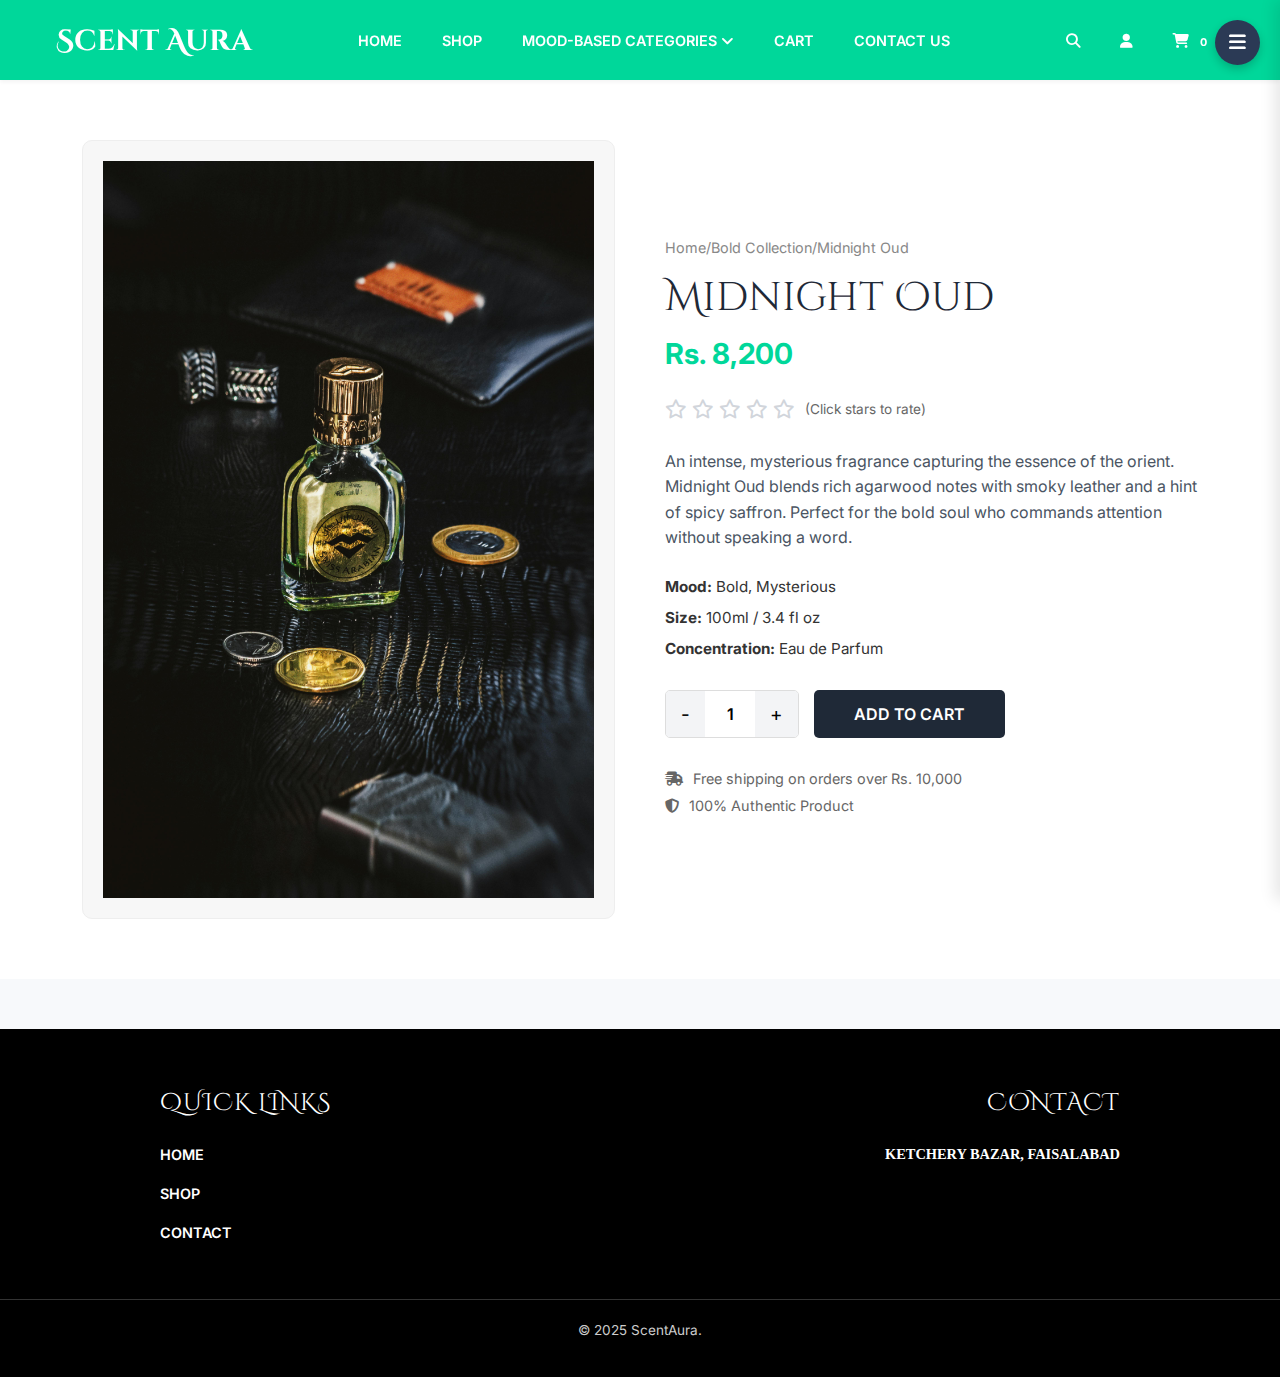
<file: product_detail.html>
<!DOCTYPE html>
<html lang="en">
<head>
    <meta charset="UTF-8">
    <meta name="viewport" content="width=device-width, initial-scale=1.0">
    <title>Midnight Oud - Product Details</title>

    <!-- Bootstrap & Icons -->
    <link rel="stylesheet" href="https://cdn.jsdelivr.net/npm/bootstrap@5.3.2/dist/css/bootstrap.min.css">
    <link rel="stylesheet" href="https://cdnjs.cloudflare.com/ajax/libs/font-awesome/6.4.2/css/all.min.css">
    <!-- Fonts -->
    <link href="https://fonts.googleapis.com/css2?family=Cinzel+Decorative:wght@400;700&family=Inter:wght@300;400;600&display=swap" rel="stylesheet">
    <!-- CSS -->
    <link rel="stylesheet" href="style.css">
</head>

<body>

    <!-- NAVBAR (Same as Listing Page) -->
    <nav class="header_bottom">
        <div class="main_menu_nav">
            <div class="site_branding">
                <h1><a href="index.html">Scent Aura</a></h1>
            </div>
            <ul>
                <li><a href="index.html">Home</a></li>
                <li><a href="listing.html">Shop</a></li> <!-- Updated to link back to shop -->
                <li class="has-dropdown">
                    <a href="#">Mood-based Categories <i class="fa-solid fa-angle-down text-xs ml-1"></i></a>
                    <ul class="sub_menu">
                        <li><a href="#">Happy</a></li>
                        <li><a href="#">Relaxed</a></li>
                        <li><a href="#">Trending</a></li>
                    </ul>
                </li>
                <li><a href="#">Cart</a></li>
                <li><a href="#">Contact Us</a></li>
            </ul>
            <ul class="nav-icons-container">
                <li class="search-toggle"><a href="javascript:void(0)" id="search-icon"><i class="fa-solid fa-magnifying-glass"></i></a></li>
                <li class="user-profile"><a href="signup.html"><i class="fa-solid fa-user"></i></a></li>
                <li class="cart-icon">
                    <a href="cart.html"><i class="fa-solid fa-cart-shopping"></i> <span id="cart-count" class="badge">0</span></a>
                </li>
            </ul>
        </div>
        <!-- Search Bar -->
        <div class="search-bar-container" id="search-bar">
            <div class="search-form-wrapper">
                <form onsubmit="return false;">
                    <input type="text" placeholder="Search..." aria-label="Search">
                    <button type="submit"><i class="fa-solid fa-magnifying-glass"></i></button>
                </form>
            </div>
        </div>
    </nav>

    <!-- PRODUCT DETAIL CONTENT -->
    <section class="product-detail-section">
        <div class="container">
            <div class="product-detail-wrapper">
                
                <!-- Left Column: Image -->
                <div class="product-image-col">
                    <div class="main-image-frame">
                        <!-- Make sure this image path exists -->
                        <img src="assets/images/p02.jpg" alt="Midnight Oud Perfume" id="mainImage">
                    </div>
                </div>

                <!-- Right Column: Info -->
                <div class="product-info-col">
                    <div class="breadcrumb">
                        <a href="index.html">Home</a> / <a href="listing.html">Bold Collection</a> / <span>Midnight Oud</span>
                    </div>

                    <h1 class="product-title">Midnight Oud</h1>
                    <p class="product-price">Rs. 8,200</p>

                    <div class="product-rating-container">
                        <div class="stars" id="ratingStars">
                            <i class="fa-regular fa-star" data-value="1"></i>
                            <i class="fa-regular fa-star" data-value="2"></i>
                            <i class="fa-regular fa-star" data-value="3"></i>
                            <i class="fa-regular fa-star" data-value="4"></i>
                            <i class="fa-regular fa-star" data-value="5"></i>
                        </div>
                        <span class="rating-text">(Click stars to rate)</span>
                    </div>

                    <p class="product-description">
                        An intense, mysterious fragrance capturing the essence of the orient. 
                        Midnight Oud blends rich agarwood notes with smoky leather and a hint of spicy saffron. 
                        Perfect for the bold soul who commands attention without speaking a word.
                    </p>

                    <ul class="product-meta">
                        <li><strong>Mood:</strong> Bold, Mysterious</li>
                        <li><strong>Size:</strong> 100ml / 3.4 fl oz</li>
                        <li><strong>Concentration:</strong> Eau de Parfum</li>
                    </ul>

                    <!-- Action Area -->
                    <div class="product-actions">
                        <div class="quantity-selector">
                            <button class="qty-btn minus">-</button>
                            <input type="text" value="1" readonly class="qty-input" id="qtyInput">
                            <button class="qty-btn plus">+</button>
                        </div>
                        <button class="add-to-cart-btn-large" id="addToCartBtn">Add to Cart</button>
                    </div>

                    <div class="shipping-info">
                        <p><i class="fa-solid fa-truck-fast"></i> Free shipping on orders over Rs. 10,000</p>
                        <p><i class="fa-solid fa-shield-halved"></i> 100% Authentic Product</p>
                    </div>
                </div>
            </div>
        </div>
    </section>

    <!-- OFF CANVAS MENU (Required for mobile) -->
    <div class="canvas_open"><a href="javascript:void(0)"><i class="fa-solid fa-bars"></i></a></div>
    <div class="off_canvas_overlay"></div>
    <div class="offcanvas_menu_wrapper">
        <div class="canvas_close"><a href="javascript:void(0)"><i class="fa-solid fa-xmark"></i></a></div>
        <div class="header_account">
            <ul>
                <li class="top_links">
                    <a href="#" class="account_trigger">My Account <i class="fa-solid fa-angle-down"></i></a>
                    <ul class="dropdown_links">
                        <li><a href="signup.html">Login/Sign Up</a></li>
                        <li><a href="#">Checkout</a></li>
                    </ul>
                </li>
            </ul>
        </div>
        <!-- Simplified menu for brevity -->
    </div>

    <!-- FOOTER -->
    <footer class="site-footer">
        <div class="footer-container">
            <div class="footer-col">
                <h3 class="footer-heading">Quick Links</h3>
                <ul class="footer-links">
                    <li><a href="index.html">Home</a></li>
                    <li><a href="listing.html">Shop</a></li>
                    <li><a href="#">Contact</a></li>
                </ul>
            </div>
            <div class="footer-col contact-col">
                <h3 class="footer-heading">Contact</h3>
                <address>
                    <p class="address-text">Ketchery Bazar, Faisalabad</p>
                </address>
            </div>
        </div>
        <div class="footer-bottom"><p>&copy; 2025 ScentAura.</p></div>
    </footer>

    <!-- Scripts -->
    <script src="menu_toggle.js"></script>
    <script src="product_detail.js"></script>
</body>
</html>
</file>
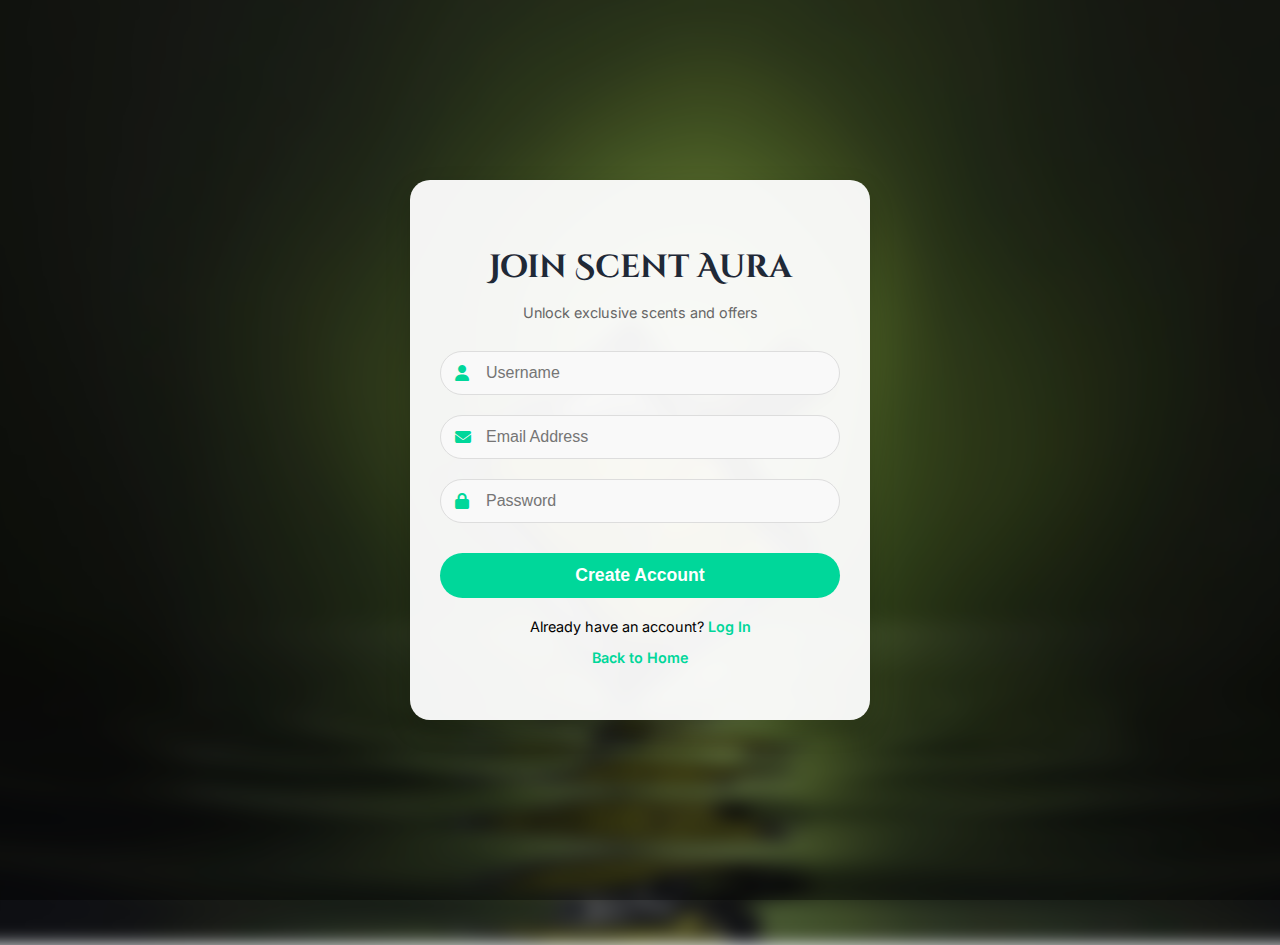
<file: signup.html>
<!DOCTYPE html>
<html lang="en">
<head>
    <meta charset="UTF-8">
    <meta name="viewport" content="width=device-width, initial-scale=1.0">
    <title>Create Account - Scent Aura</title>
    
    <!-- Using the same fonts and icons as homepage for consistency -->
    <link rel="stylesheet" href="https://cdnjs.cloudflare.com/ajax/libs/font-awesome/6.4.2/css/all.min.css">
    <link href="https://fonts.googleapis.com/css2?family=Cinzel+Decorative:wght@400;700&family=Inter:wght@300;400;600&display=swap" rel="stylesheet">
    
    <!-- Linking the main stylesheet -->
    <link rel="stylesheet" href="style.css">
</head>
<body class="signup-page">

    <!-- Background Image Wrapper (This will be blurred) -->
    <div class="signup-bg-image"></div>

    <!-- The Content Wrapper (This sits on top, clear and sharp) -->
    <div class="signup-wrapper">
        <div class="signup-card">
            <div class="form-header">
                <h2>Join Scent Aura</h2>
                <p>Unlock exclusive scents and offers</p>
            </div>

            <form id="signupForm">
                <!-- Username -->
                <div class="input-group">
                    <label for="username"><i class="fa-solid fa-user"></i></label>
                    <input type="text" id="username" placeholder="Username" required>
                </div>

                <!-- Email -->
                <div class="input-group">
                    <label for="email"><i class="fa-solid fa-envelope"></i></label>
                    <input type="email" id="email" placeholder="Email Address" required>
                </div>

                <!-- Password -->
                <div class="input-group">
                    <label for="password"><i class="fa-solid fa-lock"></i></label>
                    <input type="password" id="password" placeholder="Password" required>
                </div>

                <!-- Create Button -->
                <button type="submit" class="signup-btn">Create Account</button>
            </form>

            <div class="form-footer">
                <p>Already have an account? <a href="#">Log In</a></p>
                <p><a href="index.html">Back to Home</a></p>
            </div>
        </div>
    </div>

    <script src="signup.js"></script>
</body>
</html>
</file>
<file: style.css>
/* --- Global & Reset --- */
body {
    font-family: 'Inter', sans-serif;
    background-color: #f7f9fb;
    margin: 0;
    padding: 0;
    overflow-x: hidden;
}

ul {
    list-style: none;
    margin: 0;
    padding: 0;
}

a {
    text-decoration: none;
    color: inherit;
}

/* --- Navigation Bar --- */
.header_bottom {
    background-color: #00d79a;
    box-shadow: 0 2px 4px rgba(0, 0, 0, 0.05);
    padding: 0.75rem 0;
    width: 100%;
    position: sticky;
    top: 0;
    z-index: 1000; /* High index to stay on top */
}

.main_menu_nav {
    max-width: 1200px;
    margin: 0 auto;
    padding: 0 1rem;
    display: flex;
    justify-content: space-between;
    align-items: center;
}

/* Branding */
.site_branding h1 a {
    font-family: 'Cinzel Decorative', cursive;
    font-size: 1.8rem;
    font-weight: 700;
    color: #ffffff;
    line-height: 1;
}

/* Main Menu Links (Desktop) */
.main_menu_nav > ul {
    display: flex;
    gap: 20px;
    align-items: center;
}

.main_menu_nav > ul > li {
    position: relative;
}

.main_menu_nav > ul > li > a {
    text-transform: uppercase;
    font-weight: 600;
    color: #ffffff;
    font-size: 0.9rem;
    transition: color 0.2s;
    padding: 10px;
}

.main_menu_nav > ul > li:hover > a {
    color: #2b3a55; /* Darker accent on hover */
}

/* Desktop Dropdown */
.sub_menu {
    position: absolute;
    top: 100%;
    left: 0;
    width: 180px;
    background: #ffffff;
    box-shadow: 0 4px 10px rgba(0, 0, 0, 0.1);
    padding: 10px 0;
    border-radius: 4px;
    visibility: hidden;
    opacity: 0;
    transform: translateY(10px);
    transition: all 0.3s ease;
    z-index: 1001;
}

.has-dropdown:hover .sub_menu {
    visibility: visible;
    opacity: 1;
    transform: translateY(0);
}

.sub_menu li a {
    color: #4b5563 !important; /* Override white text */
    display: block;
    padding: 8px 15px;
    text-transform: capitalize;
}

.sub_menu li a:hover {
    background-color: #f3f4f6;
    color: #00d79a !important;
}

/* Utility Icons */
.nav-icons-container {
    display: flex;
    gap: 15px;
}

.nav-icons-container a {
    color: white;
    font-size: 1.2rem;
    transition: transform 0.2s;
}

.nav-icons-container a:hover {
    transform: scale(1.1);
}

/* --- Search Bar Toggle --- */
.search-bar-container {
    width: 100%;
    background-color: #00bf88; /* Slightly darker shade */
    max-height: 0; /* Hidden by default */
    overflow: hidden;
    transition: max-height 0.4s ease-out;
    position: absolute;
    top: 100%; /* Directly below header */
    left: 0;
    z-index: 999;
    box-shadow: inset 0 3px 5px rgba(0, 0, 0, 0.1);
    box-sizing: border-box; /* Fixed missing syntax */
}

/* This class is added by JS to show the bar */
.search-bar-container.active {
    max-height: 100px;
    padding: 1rem 0;
}

.search-form-wrapper {
    max-width: 800px;
    margin: 0 auto;
    padding: 0 1rem;
}

.search-form-wrapper form {
    display: flex;
    gap: 10px;
}

.search-form-wrapper input[type="text"] {
    flex-grow: 1;
    padding: 0.7rem 1rem;
    border: none;
    border-radius: 4px;
    font-size: 1rem;
    outline: none;
}

.search-form-wrapper button {
    background-color: #2b3a55;
    color: white;
    padding: 0 1.5rem;
    border: none;
    border-radius: 4px;
    cursor: pointer;
    font-size: 1.1rem;
}

/* --- Image Slider --- */
.image-slider {
    position: relative;
    width: 100%;
    max-width: 100%;
    height: 600px; /* Adjust height as needed */
    overflow: hidden;
    background-color: #000;
}

.slide {
    position: absolute;
    top: 0;
    left: 0;
    width: 100%;
    height: 100%;
    opacity: 0;
    transition: opacity 0.8s ease-in-out;
    display: flex;
    justify-content: center;
    align-items: center;
    pointer-events: none; /* Prevent clicking hidden slides */
}

.slide.active {
    opacity: 1;
    pointer-events: auto;
    z-index: 1;
}

.slide img {
    width: 100%;
    height: 100%;
    object-fit: cover;
    position: absolute;
    top: 0;
    left: 0;
    z-index: -1;
    filter: brightness(0.7); /* Darken image slightly so text pops */
}

.slide-content {
    text-align: center;
    color: white;
    z-index: 2;
    padding: 20px;
    animation: fadeInUp 1s ease forwards;
}

@keyframes fadeInUp {
    from { opacity: 0; transform: translateY(20px); }
    to { opacity: 1; transform: translateY(0); }
}

.slide-text {
    font-family: 'Cinzel Decorative', cursive;
    font-size: 3.5rem;
    margin-bottom: 2rem;
    text-shadow: 2px 2px 5px rgba(0,0,0,0.5);
}

.shop-now-button {
    background-color: #00d79a;
    color: white;
    padding: 12px 35px;
    border-radius: 50px;
    font-weight: 700;
    text-transform: uppercase;
    transition: background 0.3s;
}

.shop-now-button:hover {
    background-color: #00bf88;
}

/* Slider Arrows */
.slider-arrow {
    position: absolute;
    top: 50%;
    transform: translateY(-50%);
    background: rgba(255, 255, 255, 0.2);
    border: 1px solid rgba(255, 255, 255, 0.5);
    color: white;
    font-size: 1.5rem;
    width: 50px;
    height: 50px;
    border-radius: 50%;
    cursor: pointer;
    z-index: 10;
    transition: background 0.3s;
    display: flex;
    align-items: center;
    justify-content: center;
}

.slider-arrow:hover {
    background: rgba(255, 255, 255, 0.5);
}

.arrow-left { left: 20px; }
.arrow-right { right: 20px; }

/* --- Off-Canvas Menu --- */
.offcanvas_menu_wrapper {
    position: fixed;
    top: 0;
    right: 0;
    width: 300px;
    height: 100%;
    background: white;
    z-index: 9999;
    padding: 20px;
    box-shadow: -5px 0 15px rgba(0,0,0,0.1);
    transform: translateX(100%); /* Hidden by default */
    transition: transform 0.3s ease-in-out;
    overflow-y: auto;
}

/* Open State */
body.canvas_active .offcanvas_menu_wrapper {
    transform: translateX(0);
}

/* Overlay */
.off_canvas_overlay {
    position: fixed;
    top: 0;
    left: 0;
    width: 100%;
    height: 100%;
    background: rgba(0,0,0,0.5);
    z-index: 9990;
    visibility: hidden;
    opacity: 0;
    transition: all 0.3s;
}

body.canvas_active .off_canvas_overlay {
    visibility: visible;
    opacity: 1;
}

/* Buttons */
.canvas_open {
    position: fixed;
    top: 20px;
    right: 20px;
    z-index: 2000;
}

.canvas_open a {
    background: #2b3a55;
    color: white;
    width: 45px;
    height: 45px;
    display: flex;
    align-items: center;
    justify-content: center;
    border-radius: 50%;
    font-size: 1.2rem;
    box-shadow: 0 4px 10px rgba(0,0,0,0.2);
}

.canvas_close {
    text-align: right;
    margin-bottom: 20px;
}

.canvas_close a {
    color: #333;
    font-size: 1.5rem;
}

/* Mobile Menu Links */
.main-mood-list {
    margin-top: 20px;
}

.main-menu-link {
    display: block;
    padding: 12px 0;
    border-bottom: 1px solid #eee;
    font-weight: 600;
    color: #333;
}

.sub-mood-list {
    background: #f9f9f9;
    padding-left: 15px;
}

.sub-mood-list-item-link {
    display: block;
    padding: 8px 0;
    color: #666;
    font-size: 0.9rem;
}

/* Mini Cart in Mobile Menu */
.mini_cart {
    background: #f3f4f6;
    padding: 15px;
    border-radius: 8px;
}

.cart_item {
    display: flex;
    justify-content: space-between;
    align-items: center;
    margin-bottom: 10px;
    border-bottom: 1px solid #ddd;
    padding-bottom: 10px;
}

.cart_total {
    display: flex;
    justify-content: space-between;
    font-weight: 700;
    margin: 15px 0;
}

.mini_cart_footer {
    display: flex;
    gap: 10px;
}

.cart_button a {
    display: block;
    background: #2b3a55;
    color: white;
    padding: 8px;
    text-align: center;
    border-radius: 4px;
    font-size: 0.9rem;
}

.cart_button:first-child a {
    background: #fff;
    color: #333;
    border: 1px solid #ccc;
}


/* --- ACCOUNT DROPDOWN (OFF-CANVAS) --- */

/* 1. Style the main "My Account" link */
.header_account .top_links {
    list-style: none;
    cursor: pointer;
}

.header_account .account_trigger {
    display: flex;
    justify-content: space-between;
    align-items: center;
    font-weight: 600;
    padding: 10px 0;
    color: #2b3a55;
    transition: color 0.3s;
}

/* 2. Style the dropdown list (Hidden by default) */
.header_account .dropdown_links {
    list-style: none;
    padding-left: 15px;      /* Indent the links so they look like children */
    background-color: #f9f9f9;
    border-left: 2px solid #00d79a; /* Green line on the left for style */
    
    /* Animation Properties */
    max-height: 0;           /* Height is 0 so it is hidden */
    opacity: 0;              /* Invisible */
    overflow: hidden;        /* Hides content that spills out */
    visibility: hidden;      /* Prevents clicking when hidden */
    transition: all 0.4s ease-in-out; /* Smooth slide effect */
}

.header_account .dropdown_links li a {
    display: block;
    padding: 8px 0;
    font-size: 0.9rem;
    color: #555;
    text-decoration: none;
}

.header_account .dropdown_links li a:hover {
    color: #00d79a;
}

/* --- THE HOVER LOGIC --- */

/* 3. When you hover over .top_links, change .dropdown_links */
.header_account .top_links:hover .dropdown_links {
    max-height: 200px;       /* Allow it to expand (enough height for items) */
    opacity: 1;              /* Make visible */
    visibility: visible;
    padding-top: 5px;
    padding-bottom: 5px;
}

/* Optional: Rotate the arrow icon when hovering */
.header_account .top_links:hover .account_trigger i {
    transform: rotate(180deg);
    transition: transform 0.3s;
}


/* --- FEATURED PRODUCTS SECTION --- */
.featured-section {
    padding: 60px 20px;
    background-color: #ffffff;
    text-align: center;
}

/* Heading with Cinzel Decorative Font */
.featured-heading {
    font-family: 'Cinzel Decorative', cursive;
    font-size: 2.5rem;
    color: #1f2937;
    margin-bottom: 40px;
    font-weight: 700;
}

/* Grid Layout for 4 items */
.product-grid {
    display: grid;
    /* This creates 4 equal columns on large screens, wraps automatically on smaller ones */
    grid-template-columns: repeat(auto-fit, minmax(250px, 1fr)); 
    gap: 30px;
    max-width: 1200px;
    margin: 0 auto;
}

.product-card {
    text-align: center;
    transition: transform 0.3s ease;
}

.product-card:hover {
    transform: translateY(-5px); /* Subtle lift effect */
}

/* Image styling to ensure square shape */
.image-box {
    position: relative;
    width: 100%;
    /* Aspect Ratio 1/1 forces a perfect square */
    aspect-ratio: 1 / 1; 
    overflow: hidden;
    border-radius: 8px;
    margin-bottom: 15px;
    box-shadow: 0 4px 12px rgba(0,0,0,0.05);
}

.image-box img {
    width: 100%;
    height: 100%;
    object-fit: cover; /* Ensures image covers the square without stretching */
    transition: transform 0.5s ease;
}

.product-card:hover .image-box img {
    transform: scale(1.05); /* Slight zoom on hover */
}

.product-card h3 {
    font-family: 'Cinzel Decorative', cursive; /* Optional: Matches header */
    font-size: 1.2rem;
    margin: 10px 0 5px 0;
    color: #333;
    font-weight: 700;
}

.product-card .price {
    font-family: 'Inter', sans-serif;
    color: #00d79a; /* Brand Green */
    font-weight: 600;
    font-size: 1.1rem;
}

/* Optional Overlay Button */
.overlay {
    position: absolute;
    bottom: 0;
    left: 0;
    width: 100%;
    padding: 15px;
    background: rgba(255,255,255,0.9);
    transform: translateY(100%);
    transition: transform 0.3s ease;
}

.product-card:hover .overlay {
    transform: translateY(0);
}

.overlay button {
    background: #1f2937;
    color: white;
    border: none;
    padding: 8px 20px;
    cursor: pointer;
    border-radius: 4px;
    font-weight: 600;
}

/* --- FOOTER SECTION --- */
.site-footer {
    background-color: #000000;
    color: #ffffff;
    padding-top: 60px;
    margin-top: 50px;
}

.footer-container {
    max-width: 1000px;
    margin: 0 auto;
    display: flex;
    justify-content: space-between; /* Pushes content to left and right edges */
    padding: 0 20px 40px 20px;
    flex-wrap: wrap; /* Allows wrapping on mobile */
    gap: 40px;
}

.footer-col {
    flex: 1;
    min-width: 200px;
}

/* Align the contact column to the right to match reference image */
.contact-col {
    text-align: right; 
}

/* Headings in Footer */
.footer-heading {
    font-family: 'Cinzel Decorative', cursive; /* Matches reference image style */
    font-size: 1.5rem;
    margin-bottom: 25px;
    text-transform: uppercase;
    letter-spacing: 1px;
}

/* Quick Links Styling */
.footer-links {
    list-style: none;
    padding: 0;
}

.footer-links li {
    margin-bottom: 15px;
}

.footer-links a {
    text-decoration: none;
    color: #ffffff;
    font-weight: 600; /* Bold text like reference */
    font-size: 0.9rem;
    text-transform: uppercase;
    transition: color 0.2s;
}

.footer-links a:hover {
    color: #00d79a;
}

/* Contact Details Styling */
.site-footer address {
    font-style: normal;
    font-family: "Poppins", serif; /* Using serif to match image feel */
    line-height: 1.8;
    font-weight: 700;
}

.address-text {
    margin-bottom: 20px;
    text-transform: uppercase;
    font-size: 0.9rem;
}

.email-text, .phone-text {
    margin-bottom: 10px;
    font-weight: 700;
}

.site-footer address a {
    color: #ffffff;
    text-decoration: none;
    text-transform: uppercase;
}

/* Footer Bottom Bar */
.footer-bottom {
    border-top: 1px solid #333; /* Subtle divider */
    padding: 20px;
    text-align: center;
    font-family: 'Inter', sans-serif; /* Clean font for legal text */
    font-size: 0.85rem;
    color: #cccccc;
}

.footer-bottom a {
    color: #cccccc;
    text-decoration: none;
    transition: color 0.2s;
}

.footer-bottom a:hover {
    color: white;
}

/* Responsive adjustments for Footer */
@media (max-width: 768px) {
    .footer-container {
        flex-direction: column;
        text-align: center;
    }
    
    .contact-col {
        text-align: center; /* Center align on mobile */
    }
}

/* --- SIGN UP PAGE STYLES --- */

/* 1. The Background Logic */
.signup-page {
    margin: 0;
    padding: 0;
    height: 100vh;
    width: 100%;
    overflow: hidden; /* Prevent scrolling */
    position: relative;
    font-family: 'Inter', sans-serif;
}

/* The element that holds the image and gets blurred */
.signup-bg-image {
    position: absolute;
    top: 0;
    left: 0;
    width: 100%;
    height: 100%;
    /* Replace with your actual image path */
    background-image: url('assets/images/Image 3.jpg'); 
    background-size: cover;
    background-position: center;
    background-repeat: no-repeat;
    
    /* The Blur Effect */
    filter: blur(8px); 
    transform: scale(1.1); /* Scaling up slightly removes white edges caused by blur */
    z-index: -1; /* Puts it behind everything */
}

/* 2. The Centering Wrapper */
.signup-wrapper {
    height: 100%;
    width: 100%;
    display: flex;
    align-items: center;
    justify-content: center;
    background-color: rgba(0, 0, 0, 0.4); /* Dark overlay to make text pop */
}

/* 3. The Form Card */
.signup-card {
    background-color: rgba(255, 255, 255, 0.95); /* White, slightly transparent */
    width: 100%;
    max-width: 400px;
    padding: 40px 30px;
    
    /* Rounded Corners Request */
    border-radius: 20px; 
    
    box-shadow: 0 10px 25px rgba(0,0,0,0.2);
    text-align: center;
}

.form-header h2 {
    font-family: 'Cinzel Decorative', cursive;
    color: #1f2937;
    margin-bottom: 5px;
    font-size: 2rem;
}

.form-header p {
    color: #666;
    margin-bottom: 30px;
    font-size: 0.9rem;
}

/* Input Fields */
.input-group {
    position: relative;
    margin-bottom: 20px;
}

.input-group label {
    position: absolute;
    left: 15px;
    top: 50%;
    transform: translateY(-50%);
    color: #00d79a; /* Brand color */
}

.input-group input {
    width: 100%;
    padding: 12px 15px 12px 45px; /* Padding left creates space for the icon */
    border: 1px solid #ddd;
    border-radius: 50px; /* Rounded inputs */
    outline: none;
    font-size: 1rem;
    background: #f9f9f9;
    transition: border-color 0.3s;
    box-sizing: border-box; /* Fixes width issues */
}

.input-group input:focus {
    border-color: #00d79a;
    background: #fff;
}

/* Submit Button */
.signup-btn {
    width: 100%;
    padding: 12px;
    background-color: #00d79a;
    color: white;
    border: none;
    border-radius: 50px;
    font-size: 1.1rem;
    font-weight: 700;
    cursor: pointer;
    transition: background-color 0.3s, transform 0.2s;
    margin-top: 10px;
}

.signup-btn:hover {
    background-color: #00bf88;
    transform: translateY(-2px);
}

/* Links */
.form-footer {
    margin-top: 20px;
    font-size: 0.9rem;
}

.form-footer a {
    color: #00d79a;
    font-weight: 600;
    text-decoration: none;
}

.form-footer a:hover {
    text-decoration: underline;
}

/* --- LISTING PAGE HERO --- */
.listing-hero {
    width: 100%;
    height: 400px; /* Large Hero Area */
    background-image: url('assets/images/Image 4.jpg'); /* Adjust path */
    background-size: cover;
    background-position: center 30%; /* Focus on specific part of image */
    display: flex;
    align-items: center;
    justify-content: center;
    position: relative;
    margin-bottom: 50px;
}

/* Dark overlay for text readability */
.listing-hero::before {
    content: "";
    position: absolute;
    top: 0; left: 0; width: 100%; height: 100%;
    background: rgba(0, 0, 0, 0.4);
}

.hero-content {
    position: relative;
    z-index: 2;
    text-align: center;
}

.hero-content h2 {
    font-family: 'Cinzel Decorative', cursive;
    font-size: 3.5rem;
    color: #ffffff;
    text-shadow: 0 2px 10px rgba(0,0,0,0.5);
    letter-spacing: 2px;
}

/* --- CATALOG GRID (Dior Style) --- */
.catalog-section {
    padding: 0 40px 80px 40px; /* Wide padding for luxury feel */
}

.catalog-grid {
    display: grid;
    /* 4 columns on desktop, responsive */
    grid-template-columns: repeat(4, 1fr); 
    gap: 40px; /* Generous gap between products */
    max-width: 1600px;
    margin: 0 auto;
}

.catalog-card {
    display: flex;
    flex-direction: column;
    align-items: center;
    text-align: center;
    background: #fff;
    padding-bottom: 20px;
    transition: all 0.3s ease;
}

.catalog-card:hover {
    box-shadow: 0 10px 30px rgba(0,0,0,0.08); /* Subtle float effect */
}

/* Image styling */
.cat-image-box {
    width: 100%;
    aspect-ratio: 1 / 1.1; /* Slightly taller than square, very elegant */
    position: relative;
    overflow: hidden;
    margin-bottom: 15px;
    background-color: #f7f7f7; /* Light grey bg for images like reference */
}

.cat-image-box img {
    width: 100%;
    height: 100%;
    object-fit: cover;
    mix-blend-mode: multiply; /* Helps image blend with grey bg if it has white bg */
    transition: transform 0.6s ease;
}

.catalog-card:hover .cat-image-box img {
    transform: scale(1.08); /* Slow zoom on hover */
}

/* Mood Tags (Top Left of image) */
.mood-tag {
    position: absolute;
    top: 10px;
    left: 10px;
    font-size: 0.75rem;
    text-transform: uppercase;
    padding: 4px 10px;
    background: rgba(255,255,255,0.9);
    color: #333;
    font-weight: 700;
    letter-spacing: 1px;
    border-radius: 2px;
}

/* Mood specific colors (optional borders) */
.mood-tag.happy { border-left: 3px solid #fcd34d; }
.mood-tag.bold { border-left: 3px solid #1f2937; }
.mood-tag.romantic { border-left: 3px solid #f43f5e; }
.mood-tag.energetic { border-left: 3px solid #00d79a; }

/* Product Text Details */
.cat-details h3 {
    font-family: 'Cinzel Decorative', cursive;
    font-size: 1.1rem;
    margin: 10px 0 5px 0;
    color: #1f2937;
    font-weight: 700;
}

.cat-price {
    font-family: 'Inter', sans-serif;
    color: #555;
    font-size: 1rem;
    margin-bottom: 8px;
}

/* Stock Status */
.stock-status {
    font-size: 0.85rem;
    font-weight: 600;
    margin-bottom: 15px;
    text-transform: uppercase;
}

.in-stock { color: #16a34a; } /* Green */
.out-stock { color: #dc2626; } /* Red */

/* Add to Cart Button */
.add-to-cart-btn {
    background-color: #1f2937; /* Dark Grey/Black */
    color: #fff;
    border: none;
    padding: 10px 25px;
    text-transform: uppercase;
    font-size: 0.8rem;
    letter-spacing: 1px;
    cursor: pointer;
    transition: background 0.3s;
    width: 80%; /* Button doesn't span full width */
}

.add-to-cart-btn:hover {
    background-color: #00d79a; /* Brand Color on Hover */
}

.add-to-cart-btn.disabled {
    background-color: #ccc;
    cursor: not-allowed;
}

/* Responsive Grid Adjustments */
@media (max-width: 1024px) {
    .catalog-grid { grid-template-columns: repeat(3, 1fr); }
}

@media (max-width: 768px) {
    .catalog-grid { grid-template-columns: repeat(2, 1fr); gap: 20px; }
    .hero-content h2 { font-size: 2.2rem; }
    .catalog-section { padding: 0 15px 60px 15px; }
}

@media (max-width: 480px) {
    .catalog-grid { grid-template-columns: 1fr; } /* 1 column on phones */
}

/* --- PRODUCT DETAIL PAGE STYLES --- */

.product-detail-section {
    padding: 60px 0;
    background-color: #ffffff;
}

.product-detail-wrapper {
    display: flex;
    flex-wrap: wrap;
    gap: 50px;
    align-items: center; /* Aligns image and text vertically */
}

/* 1. Left Column: Image */
.product-image-col {
    flex: 1;
    min-width: 300px;
}

.main-image-frame {
    width: 100%;
    border-radius: 10px;
    overflow: hidden;
    background-color: #f7f7f7;
    border: 1px solid #eee;
    padding: 20px; /* Internal padding like a frame */
}

.main-image-frame img {
    width: 100%;
    height: auto;
    display: block;
    object-fit: cover;
    transition: transform 0.3s ease;
}

.main-image-frame:hover img {
    transform: scale(1.05);
}

/* 2. Right Column: Info */
.product-info-col {
    flex: 1;
    min-width: 300px;
}

.breadcrumb {
    font-size: 0.9rem;
    color: #888;
    margin-bottom: 15px;
}

.breadcrumb a {
    color: #888;
    text-decoration: none;
    transition: color 0.2s;
}

.breadcrumb a:hover {
    color: #00d79a;
}

.product-title {
    font-family: 'Cinzel Decorative', cursive;
    font-size: 2.5rem;
    color: #1f2937;
    margin-bottom: 10px;
}

.product-price {
    font-family: 'Inter', sans-serif;
    font-size: 1.8rem;
    color: #00d79a;
    font-weight: 700;
    margin-bottom: 20px;
}

/* Rating Stars */
.product-rating-container {
    display: flex;
    align-items: center;
    gap: 10px;
    margin-bottom: 25px;
}

.stars {
    color: #d1d5db; /* Gray default */
    cursor: pointer;
    font-size: 1.2rem;
}

.stars i.active {
    color: #fcd34d; /* Gold */
    font-weight: 900; /* Solid star */
}

.rating-text {
    font-size: 0.85rem;
    color: #666;
}

/* Description & Meta */
.product-description {
    font-size: 1rem;
    color: #4b5563;
    line-height: 1.6;
    margin-bottom: 25px;
}

.product-meta {
    list-style: none;
    padding: 0;
    margin-bottom: 30px;
    font-size: 0.95rem;
    color: #333;
}

.product-meta li {
    margin-bottom: 8px;
}

/* 3. Actions (Qty + Button) */
.product-actions {
    display: flex;
    gap: 15px;
    margin-bottom: 30px;
}

.quantity-selector {
    display: flex;
    border: 1px solid #ddd;
    border-radius: 5px;
    overflow: hidden;
}

.qty-btn {
    background: #f3f4f6;
    border: none;
    padding: 0 15px;
    font-size: 1.2rem;
    cursor: pointer;
    transition: background 0.2s;
}

.qty-btn:hover { background: #e5e7eb; }

.qty-input {
    width: 50px;
    text-align: center;
    border: none;
    font-weight: 600;
    outline: none;
}

.add-to-cart-btn-large {
    background-color: #1f2937;
    color: white;
    border: none;
    padding: 12px 40px;
    border-radius: 5px;
    font-weight: 600;
    text-transform: uppercase;
    cursor: pointer;
    transition: background-color 0.3s;
}

.add-to-cart-btn-large:hover {
    background-color: #00d79a;
}

/* Shipping Info */
.shipping-info p {
    font-size: 0.9rem;
    color: #666;
    margin-bottom: 5px;
    display: flex;
    align-items: center;
    gap: 10px;
}

/* Mobile Responsive */
@media (max-width: 768px) {
    .product-detail-wrapper {
        flex-direction: column;
    }
    .product-title {
        font-size: 2rem;
    }
}

/* --- CART PAGE STYLES --- */
.cart-section {
    padding: 60px 0;
    min-height: 80vh;
    background-color: #ffffff;
}

.cart-heading {
    font-family: 'Cinzel Decorative', cursive;
    font-size: 2.5rem;
    margin-bottom: 50px;
    color: #000;
}

/* Table Layout using Flexbox for alignment */
.cart-header-row {
    display: flex;
    justify-content: space-between;
    font-family: 'Cinzel Decorative', cursive;
    font-weight: 700;
    padding-bottom: 20px;
    border-bottom: 1px solid #eee;
    margin-bottom: 30px;
    color: #000;
    text-transform: uppercase;
    font-size: 0.9rem;
}

.cart-item-row {
    display: flex;
    justify-content: space-between;
    align-items: center; /* Vertically center */
    padding-bottom: 30px;
    margin-bottom: 30px;
    border-bottom: 1px solid #f0f0f0;
}

/* Columns */
.col-product { width: 45%; }
.col-price { width: 15%; color: #555; font-family: 'Inter', sans-serif; }
.col-qty { width: 20%; display: flex; justify-content: center; }
.col-total { width: 20%; text-align: right; font-family: 'Inter', sans-serif; color: #555; }

/* Product Info specific */
.product-info {
    display: flex;
    gap: 20px;
}

.product-info img {
    width: 150px;
    height: 100px;
    object-fit: cover;
    border-radius: 12px;
}

.p-details h3 {
    font-family: 'Cinzel Decorative', cursive;
    font-size: 1.1rem;
    margin: 0 0 5px 0;
    color: #000;
    font-weight: 700;
}

.p-details .sku {
    display: block;
    font-family: 'Inter', sans-serif;
    font-weight: 700;
    font-size: 0.9rem;
    margin-bottom: 8px;
    color: #000;
}

.p-details p {
    margin: 0;
    font-size: 0.75rem;
    color: #666;
    text-transform: uppercase;
    line-height: 1.4;
}

/* Qty Controls */
.qty-control {
    display: flex;
    align-items: center;
}

.qty-control button {
    background: none;
    border: none;
    font-size: 1.2rem;
    cursor: pointer;
    padding: 0 10px;
    color: #333;
}

.qty-control input {
    width: 30px;
    text-align: center;
    border: none;
    background: #e0e0e0;
    border-radius: 4px;
    font-size: 0.9rem;
    padding: 2px 0;
}

/* Total & Checkout Section */
.cart-footer-section {
    display: flex;
    flex-direction: column;
    align-items: flex-end; /* Align to right */
    gap: 20px;
    margin-top: 20px;
}

.grand-total-box {
    font-family: 'Cinzel Decorative', cursive;
    font-size: 1.5rem;
    display: flex;
    gap: 30px;
    align-items: center;
}

.grand-total-box .label {
    font-weight: 700;
    text-transform: uppercase;
}

.grand-total-box .value {
    font-weight: 700;
    font-family: 'Cinzel Decorative', cursive;
}

/* Gradient Button */
.checkout-btn {
    background: linear-gradient(to right, #93e4d6, #168f86); /* Reference Image Gradient */
    color: white;
    border: none;
    padding: 15px 60px;
    border-radius: 30px;
    font-size: 1.1rem;
    font-family: 'Cinzel Decorative', cursive;
    font-weight: 700;
    cursor: pointer;
    transition: transform 0.2s, box-shadow 0.2s;
    letter-spacing: 1px;
}

.checkout-btn:hover {
    transform: translateY(-3px);
    box-shadow: 0 5px 15px rgba(22, 143, 134, 0.4);
}

/* Mobile Responsive */
@media (max-width: 768px) {
    .cart-header-row { display: none; } /* Hide headers on mobile */
    .cart-item-row { flex-direction: column; align-items: flex-start; gap: 15px; }
    .col-product, .col-price, .col-qty, .col-total { width: 100%; text-align: left; }
    .col-qty { justify-content: flex-start; }
    .col-total { text-align: left; font-weight: 700; color: #00d79a; }
}

/* --- CHECKOUT PAGE STYLES --- */

.checkout-section {
    padding: 40px 0 80px 0;
    background-color: #f9fafb; /* Light grey background like reference */
}

/* Steps Indicator */
.checkout-steps {
    display: flex;
    justify-content: center;
    align-items: center;
    margin-bottom: 50px;
    font-family: 'Inter', sans-serif;
    font-size: 0.9rem;
    color: #9ca3af;
}

.checkout-steps .step.active {
    color: #00d79a; /* Brand Color */
    font-weight: 700;
}

.checkout-steps .step.completed {
    color: #1f2937;
}

.checkout-steps .separator {
    width: 50px;
    height: 2px;
    background-color: #e5e7eb;
    margin: 0 15px;
}

/* Layout Grid */
.checkout-layout {
    display: flex;
    gap: 40px;
}

/* Left Column: Form */
.checkout-form-col {
    flex: 2; /* Takes up 2/3 space */
}

.section-title {
    font-family: 'Cinzel Decorative', cursive;
    font-size: 1.8rem;
    margin-bottom: 25px;
    color: #1f2937;
}

.checkout-form-col form {
    display: flex;
    flex-direction: column;
    gap: 20px;
}

.form-group label {
    display: block;
    margin-bottom: 8px;
    font-family: 'Inter', sans-serif;
    font-weight: 600;
    color: #4b5563;
    font-size: 0.9rem;
}

.form-group input {
    width: 100%;
    padding: 12px 15px;
    border: 1px solid #e5e7eb;
    border-radius: 8px; /* Rounded corners like reference */
    font-size: 1rem;
    outline: none;
    background-color: #fff;
    transition: border 0.2s;
}

.form-group input:focus {
    border-color: #00d79a;
}

.form-row {
    display: flex;
    gap: 20px;
}

.form-group.half {
    flex: 1;
}

/* Right Column: Summary & Payment */
.checkout-summary-col {
    flex: 1; /* Takes up 1/3 space */
    display: flex;
    flex-direction: column;
    gap: 25px;
}

.summary-card, .payment-card {
    background: #fff;
    padding: 25px;
    border-radius: 12px;
    box-shadow: 0 4px 15px rgba(0,0,0,0.03);
    border: 1px solid #f3f4f6;
}

.card-title {
    font-family: 'Inter', sans-serif;
    font-size: 1.1rem;
    font-weight: 700;
    margin-bottom: 20px;
    color: #1f2937;
}

/* Summary Item */
.summary-item {
    display: flex;
    gap: 15px;
    align-items: center;
    margin-bottom: 20px;
    padding-bottom: 20px;
    border-bottom: 1px solid #f3f4f6;
    background-color: #f9fafb;
    padding: 10px;
    border-radius: 8px;
}

.summary-item img {
    width: 60px;
    height: 60px;
    object-fit: cover;
    border-radius: 6px;
}

.s-info h4 {
    font-size: 0.95rem;
    margin: 0;
    font-weight: 600;
}

.s-info p {
    font-size: 0.8rem;
    color: #6b7280;
    margin: 2px 0 0 0;
}

/* Price Breakdown */
.price-row {
    display: flex;
    justify-content: space-between;
    font-size: 0.95rem;
    color: #4b5563;
    margin-bottom: 10px;
}

.price-row.total {
    margin-top: 15px;
    padding-top: 15px;
    border-top: 1px solid #e5e7eb;
    font-weight: 700;
    color: #1f2937;
    font-size: 1.1rem;
}

/* Payment Options */
.payment-options {
    display: flex;
    flex-direction: column;
    gap: 12px;
    margin-bottom: 25px;
}

.payment-option {
    display: flex;
    align-items: center;
    padding: 12px;
    border: 1px solid #e5e7eb;
    border-radius: 8px;
    cursor: pointer;
    transition: all 0.2s;
    background: #f9fafb;
}

.payment-option:hover {
    border-color: #00d79a;
}

/* Hide default radio, style custom one */
.payment-option input {
    display: none;
}

.payment-option i {
    margin: 0 10px;
    font-size: 1.1rem;
    color: #4b5563;
}

/* Active State Styling via JS or CSS has-checked logic */
.payment-option input:checked + .custom-radio + i {
    color: #00d79a;
}
.payment-option input:checked ~ {
    font-weight: 600;
}

.place-order-btn {
    width: 100%;
    background: linear-gradient(to right, #93e4d6, #168f86); /* Brand Gradient */
    color: white;
    border: none;
    padding: 15px;
    border-radius: 8px;
    font-weight: 600;
    font-size: 1rem;
    cursor: pointer;
    transition: opacity 0.2s;
}

.place-order-btn:hover {
    opacity: 0.9;
}

.terms-text {
    font-size: 0.75rem;
    color: #9ca3af;
    text-align: center;
    margin-top: 15px;
    line-height: 1.4;
}

/* Responsive */
@media (max-width: 900px) {
    .checkout-layout {
        flex-direction: column;
    }
    .checkout-form-col {
        order: 2;
    }
    .checkout-summary-col {
        order: 1; /* Show summary first on mobile usually, or keep 2/1 */
    }
}

/* --- ABOUT US PAGE STYLES --- */

.about-hero-section {
    position: relative;
    width: 100%;
    height: 60vh;
    display: flex;
    justify-content: center;
    align-items: center;
    overflow: hidden; /* Clips the blurred edges so they look clean */
}

/* 1. The Background Image Layer */
.about-hero-section::before {
    content: "";
    position: absolute;
    top: 0; 
    left: 0; 
    width: 100%; 
    height: 100%;
    
    /* Image Settings */
    background-image: url('assets/images/Image 1.jpg'); 
    background-size: cover;
    background-position: center;
    background-repeat: no-repeat;
    
    /* BLUR SETTINGS */
    filter: blur(5px);      /* Adjust this number (e.g., 3px or 8px) to change blur intensity */
    transform: scale(1.1);  /* Zoom in slightly to hide the white edges caused by blurring */
    z-index: 0;             /* Sits at the bottom */
}

/* 2. The Dark Overlay (Optional, makes text pop more) */
.about-hero-section .overlay {
    position: absolute;
    top: 0; 
    left: 0; 
    width: 100%; 
    height: 100%;
    background: rgba(0, 0, 0, 0.2); /* Low opacity black */
    z-index: 1; /* Sits on top of the image */
}

/* 3. The Text Content */
.about-hero-section .hero-text {
    position: relative;
    z-index: 2; /* Sits on top of everything */
    text-align: center;
    padding: 20px;
}

.about-hero-section h1 {
    font-family: 'Cinzel Decorative', cursive;
    color: #ffffff;
    font-size: 3rem;
    text-transform: uppercase;
    letter-spacing: 2px;
    text-shadow: 2px 2px 4px rgba(0,0,0,0.6);
    margin: 0;
}

.about-content-section {
    background-color: #dbeceb; 
    padding: 80px 20px;
    text-align: center;
}

.about-heading {
    /* ENSURE THIS IS SET TO CINZEL */
    font-family: 'Cinzel Decorative', cursive;
    font-size: 2.5rem;
    color: #1f2937;
    margin-bottom: 40px;
    text-transform: uppercase;
    font-weight: 700;
}

.about-text-wrapper {
    max-width: 900px; 
    margin: 0 auto;
}

.about-text-wrapper p {
    /* CHANGED FROM 'Inter' TO 'Cinzel Decorative' */
    font-family: 'Poppins', cursive; 
    
    font-size: 1.1rem; /* Increased slightly for readability */
    line-height: 1.8;
    color: #333;
    margin-bottom: 25px;
    text-transform: uppercase; 
    letter-spacing: 1px; 
    font-weight: 700; }

    /* --- CONTACT PAGE STYLES --- */

/* The Background Section */
.contact-page-section {
    background-color: #aac0c0; /* Muted Teal/Grey to match image */
    padding: 60px 20px;
    min-height: 80vh; /* Ensures it looks good on large screens */
    display: flex;
    justify-content: center;
    align-items: center;
}

/* The Grid/Flex Container */
.contact-split-layout {
    display: flex;
    max-width: 1200px;
    width: 100%;
    gap: 50px;
    align-items: flex-start; /* Aligns top */
}

/* LEFT SIDE: Info */
.contact-info-side {
    flex: 1;
    padding-top: 40px; /* Aligns visually with form */
}

.contact-main-heading {
    font-family: 'Cinzel Decorative', cursive;
    font-size: 3.5rem;
    color: #000000;
    margin-bottom: 50px;
    line-height: 1;
}

.contact-details-list {
    display: flex;
    flex-direction: column;
    gap: 30px;
}

.contact-item {
    display: flex;
    align-items: center;
    gap: 20px;
}

.contact-item i {
    font-size: 1.8rem;
    color: #000;
    width: 30px; /* Fixed width for alignment */
}

.contact-item .detail-line {
    border-bottom: 2px solid #000; /* The underline style from image */
    padding-bottom: 5px;
    flex-grow: 1; /* Extends line */
    max-width: 300px;
}

.contact-item a {
    font-family: 'Cinzel Decorative', cursive;
    font-weight: 700;
    color: #000;
    font-size: 0.9rem;
    text-transform: uppercase;
    text-decoration: none;
    letter-spacing: 1px;
}

/* RIGHT SIDE: Form */
.contact-form-side {
    flex: 1;
    background-color: #ffffff;
    padding: 40px;
    border-radius: 8px; /* Rounded corners */
    box-shadow: 0 4px 15px rgba(0,0,0,0.1);
}

.contact-form-side form {
    display: flex;
    flex-direction: column;
    gap: 20px;
}

.contact-form-side label {
    font-family: 'Cinzel Decorative', cursive;
    font-size: 0.85rem;
    color: #666;
    text-transform: uppercase;
    margin-bottom: 8px;
    display: block;
}

.contact-form-side input, 
.contact-form-side textarea {
    width: 100%;
    padding: 10px 15px;
    border: 1px solid #e0e0e0;
    border-radius: 6px;
    outline: none;
    background-color: #fff;
    font-family: 'Inter', sans-serif;
    font-size: 1rem;
    transition: border 0.3s;
}

.contact-form-side input:focus,
.contact-form-side textarea:focus {
    border-color: #000;
}

.contact-submit-btn {
    background-color: #1f1f1f; /* Black button */
    color: #ffffff;
    border: none;
    padding: 12px;
    border-radius: 6px;
    font-family: 'Inter', sans-serif;
    font-size: 1rem;
    cursor: pointer;
    transition: background 0.3s;
    margin-top: 10px;
}

.contact-submit-btn:hover {
    background-color: #333;
}

/* Responsive */
@media (max-width: 900px) {
    .contact-split-layout {
        flex-direction: column;
    }
    
    .contact-info-side {
        padding-top: 0;
        margin-bottom: 30px;
        text-align: center;
    }

    .contact-main-heading {
        font-size: 2.5rem;
    }

    .contact-details-list {
        align-items: center; /* Center items on mobile */
    }

    .contact-item .detail-line {
        width: 100%;
    }
}
</file>
